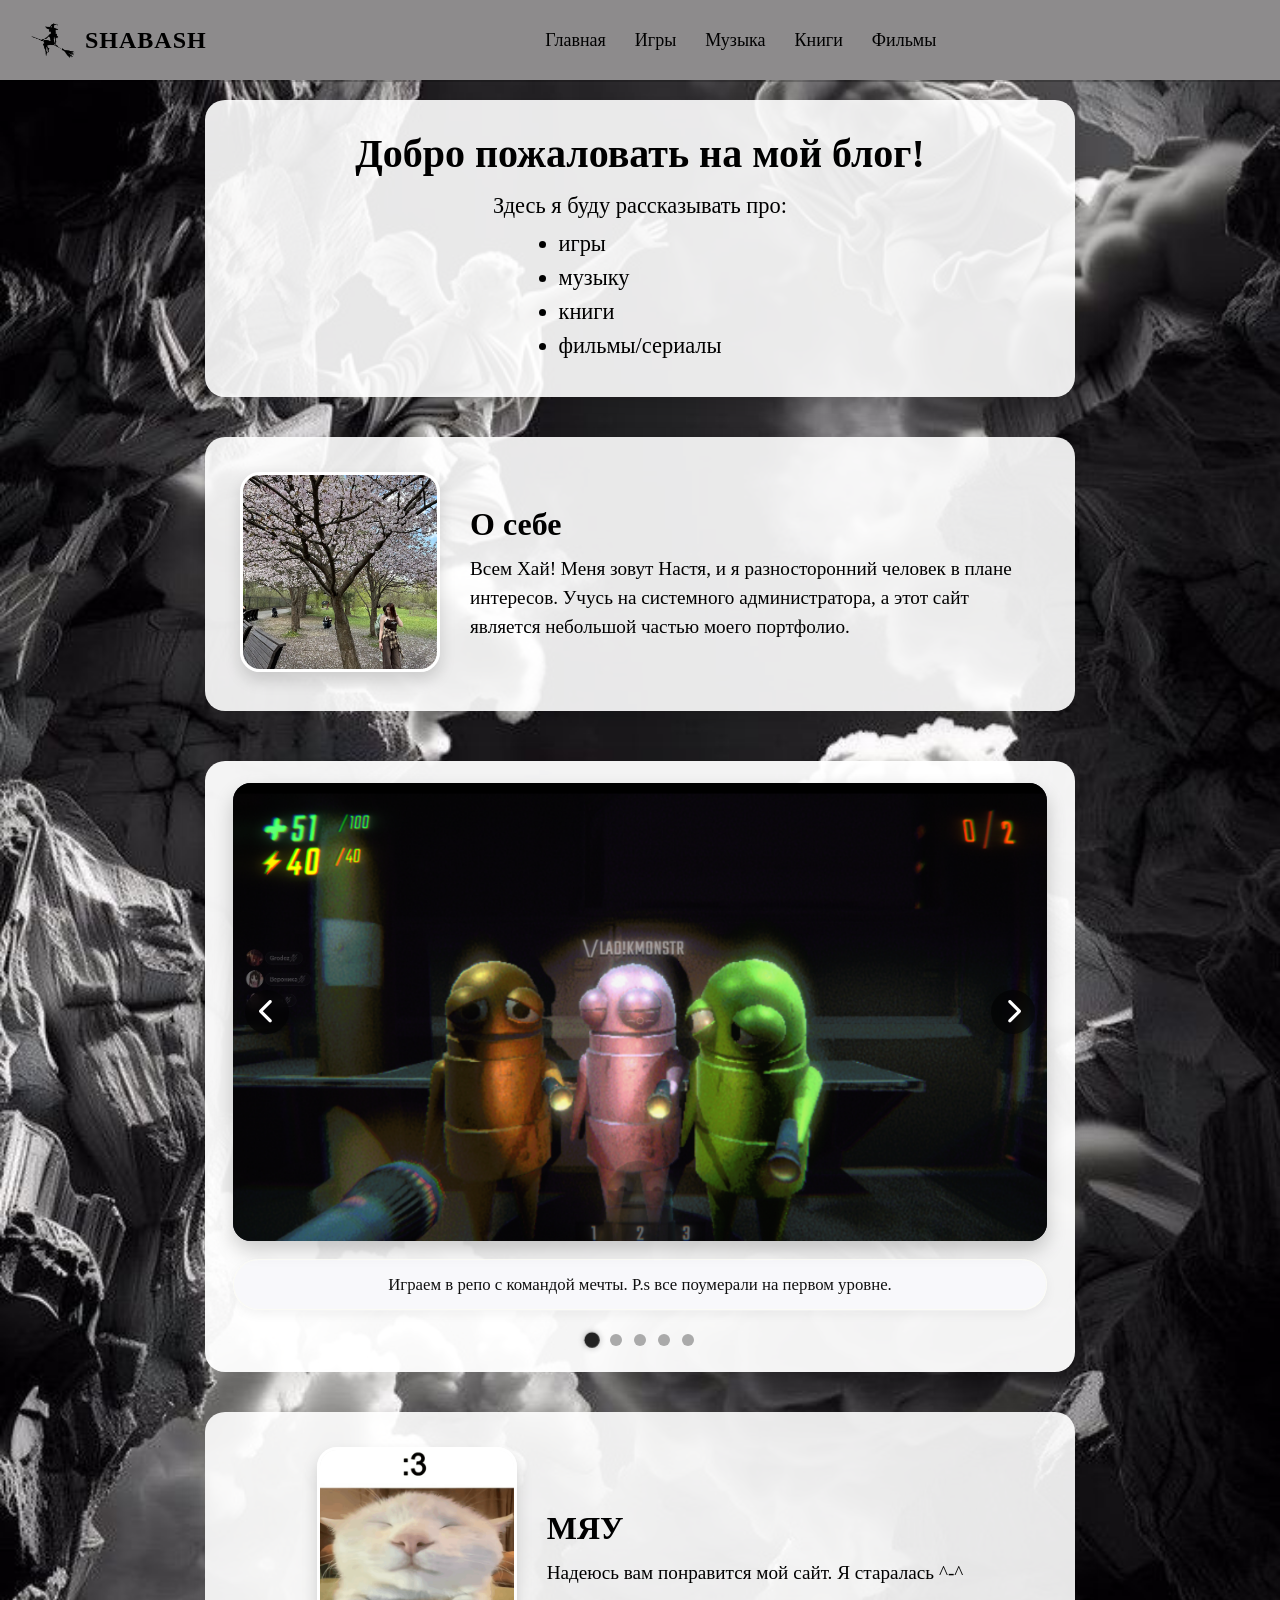
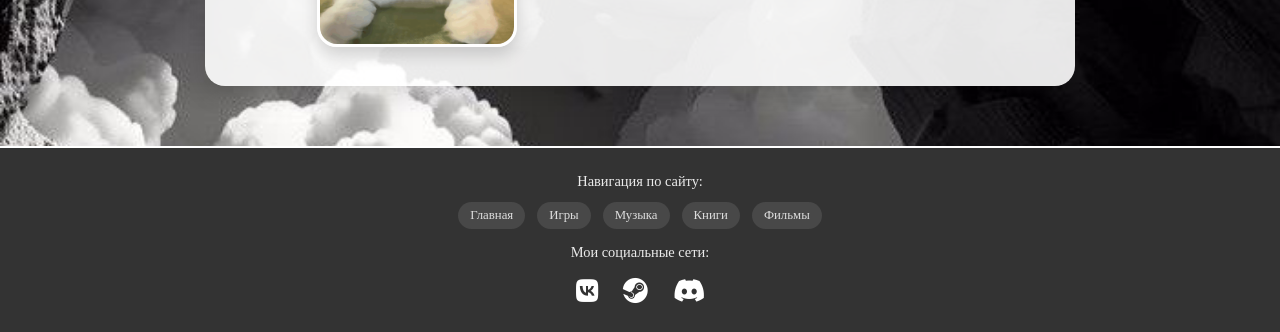
<file: index.html>
<!DOCTYPE html>
<html lang="ru">
<head>
    <meta charset="UTF-8">
    <meta name="viewport" content="width=device-width, initial-scale=1.0, maximum-scale=1.0, user-scalable=yes, viewport-fit=cover">
    <title>Мой игровой блог | SHABASH</title>
    <link rel="stylesheet" href="https://cdnjs.cloudflare.com/ajax/libs/font-awesome/6.4.0/css/all.min.css">
    <style>
         * {
            margin: 0;
            padding: 0;
            box-sizing: border-box;
        }  

         body {
            margin: 0;
            background-image: url('angel.jpg');
            background-size: cover;
            background-position: center;
            background-repeat: no-repeat;
            background-attachment: fixed;
            padding-top: 80px;
            min-height: 100vh;
        }

        header {
            position: fixed;
            top: 0;
            left: 0;
            width: 100%;
            background: #8d8b8c;
            color: black;
            padding: 40px 30px;
            height: 55px;
            display: flex;
            align-items: center;
            justify-content: space-between;
            box-shadow: 0 2px rgba(0,0,0,0.2);
            z-index: 1000;
        }

        .logo {
            display: flex;
            align-items: center;
            gap: 10px;
            font-size: 1.5rem;
            font-weight: bold;
        }

       .logo-block {
            display: flex;
            align-items: center;
            gap: 10px;
            cursor: pointer;
            transition: opacity 0.2s ease, transform 0.2s ease;
            text-decoration: none;
        }
        
        .logo-block:hover {
            opacity: 0.85;
            transform: scale(1.02);
        }

        .logo-block img {
            height: 45px;
            width: auto;
        }
        
        .logo-block span {
            font-size: 24px;
            font-weight: bold;
            letter-spacing: 1px;
            color: black;
        }

        nav a {
            color: black;
            text-decoration: none;
            margin-left: 25px;
            font-size: 18px;
            transition: color 0.3s;
            padding: 5px 0;
            border-bottom: 2px solid transparent;
        }

        nav a:hover {
            color: #cfcfcf;
            border-bottom-color: #cfcfcf; 
        }

       
        .main-content {
            padding: 0 16px;
        }

        .intro-section {
            background: rgba(255, 255, 255, 0.9);
            padding: 30px 20px;
            max-width: 870px;
            width: 100%;
            margin: 20px auto;
            border-radius: 20px;
            text-align: center;
            box-shadow: 0 8px 25px rgba(0, 0, 0, 0.15);
        }

        .intro h1 {
            font-size: 1.8rem;
            margin-bottom: 16px;
            color: black;
        }

        .intro p {
            font-size: 1.2rem;
            max-width: 600px;
            margin: 0 auto;
        }

        .intro ul {
            text-align: left;
            display: inline-block;
            margin-top: 12px;
        }

        .intro li {
            margin-bottom: 8px;
            font-size: 1.1rem;
        }

        
        .about-section {
            background: rgba(255, 255, 255, 0.9);
            display: flex;
            flex-direction: column;
            align-items: center;
            gap: 20px;
            padding: 30px 28px;
            max-width: 870px;
            width: 100%;
            margin: 40px auto 0;
            opacity: 0;
            transform: translateY(40px);
            transition: opacity 0.7s ease, transform 0.7s ease;
            justify-content: center;
            border-radius: 20px;
            box-shadow: 0 8px 25px rgba(0, 0, 0, 0.15);
            text-align: center;
        }

        .about-section.visible {
            opacity: 1;
            transform: translateY(0);
        }

        .about-image {
            flex-shrink: 0;
        }

        .about-image img {
            width: 140px;
            height: 140px;
            object-fit: cover;
            border-radius: 50%;
            box-shadow: 0 8px 16px rgba(0,0,0,0.15);
            border: 3px solid white;
        }

        .about-text h2 {
            font-size: 1.6rem;
            margin-bottom: 12px;
            color: #000000;
        }

        .about-text p {
            font-size: 1rem;
            margin: 0;
            color: black;
            line-height: 1.5;
        }

       
        .slider-block {
            background: rgba(255, 255, 255, 0.95);
            max-width: 870px;
            width: 100%;
            margin: 50px auto 0;
            padding: 24px 28px 28px 28px;   
            border-radius: 20px;
            box-shadow: 0 8px 25px rgba(0, 0, 0, 0.15);
            transition: all 0.3s ease;
            opacity: 0;
            transform: translateY(30px);
            animation: fadeSlideUp 0.6s ease forwards;
            animation-delay: 0.1s;
        }
        
        @keyframes fadeSlideUp {
            to {
                opacity: 1;
                transform: translateY(0);
            }
        }

        .slider-inner {
            display: flex;
            flex-direction: column;
            gap: 18px;  
        }

        .slider-visual {
            position: relative;
            width: 100%;
            border-radius: 18px;
            overflow: hidden;
            box-shadow: 0 10px 20px rgba(0, 0, 0, 0.2);
            background: #1a1a2a;
        }

        
        .slides-container {
            position: relative;
            width: 100%;
            aspect-ratio: 16 / 9; 
        }

        .slide-img {
            position: absolute;
            top: 0;
            left: 0;
            width: 100%;
            height: 100%;
            object-fit: cover;
            opacity: 0;
            transition: opacity 0.55s cubic-bezier(0.2, 0.9, 0.4, 1.1);
            border-radius: 12px;
        }

        .slide-img.active {
            opacity: 1;
            z-index: 2;
        }

        
        .slider-nav-arrows {
            position: absolute;
            top: 50%;
            left: 0;
            right: 0;
            transform: translateY(-50%);
            display: flex;
            justify-content: space-between;
            z-index: 30;
            padding: 0 12px;
            pointer-events: none;
        }

        .arrow-btn {
            pointer-events: auto;
            background: rgba(0, 0, 0, 0.55);
            backdrop-filter: blur(6px);
            border: none;
            width: 44px;
            height: 44px;
            border-radius: 60px;
            display: flex;
            align-items: center;
            justify-content: center;
            cursor: pointer;
            transition: all 0.2s ease;
            color: white;
            font-size: 1.6rem;
            box-shadow: 0 2px 8px rgba(0,0,0,0.2);
        }
        
        .arrow-btn:active {
            transform: scale(0.92);
            background: rgba(0,0,0,0.8);
        }

       
        .slider-text-area {
            background: rgba(245, 245, 250, 0.7);
            padding: 16px 20px;   
            border-radius: 28px;
            text-align: center;
            font-size: 1rem;
            line-height: 1.4;
            color: #111;
            font-weight: 500;
            transition: all 0.25s ease;
            backdrop-filter: blur(2px);
            box-shadow: inset 0 0 0 1px rgba(255,255,240,0.5), 0 4px 12px rgba(0,0,0,0.05);
        }
        
        .slider-text-area p {
            margin: 0;
            font-size: 1rem;
        }

        /* Точки пагинации */
        .slider-dots-group {
            display: flex;
            justify-content: center;
            gap: 12px;
            margin-top: 6px;    
            flex-wrap: wrap;
        }

        .dot-item {
            width: 12px;
            height: 12px;
            background: #aaa;
            border-radius: 50%;
            border: none;
            padding: 0;
            cursor: pointer;
            transition: 0.2s;
        }
        
        .dot-item.active-dot {
            background: #222;
            transform: scale(1.28);
            box-shadow: 0 0 6px rgba(0,0,0,0.3);
        }

       
        @media (min-width: 769px) {
            body {
                padding-top: 80px;
            }
            
            .about-section {
                flex-direction: row;
                text-align: left;
                gap: 30px;
                padding: 35px 35px;
            }
            
            .about-image img {
                width: 200px;
                height: 200px;
                border-radius: 20px;
            }
            
            .intro h1 {
                font-size: 2.5rem;
            }
            
            .intro p, .intro li {
                font-size: 1.4rem;
            }
            
            .about-text p {
                font-size: 1.2rem;
            }
            
            .about-text h2 {
                font-size: 2rem;
            }
            
            .slider-text-area p {
                font-size: 1.05rem;
            }
            
            .slider-block {
                padding: 22px 28px 26px 28px;  
            }
            
            .slider-text-area {
                padding: 14px 22px;
            }
        }
        
        @media (max-width: 768px) {
            .slider-block {
                margin: 40px auto 0;
                padding: 18px 18px 22px;
            }
            .slider-text-area {
                padding: 14px 16px;
            }
            .slider-text-area p {
                font-size: 0.9rem;
            }
            .arrow-btn {
                width: 36px;
                height: 36px;
                font-size: 1.2rem;
            }
            .slides-container {
                aspect-ratio: 16 / 9;
            }
        }
        
        @media (max-width: 480px) {
            body {
                padding-top: 75px;
            }
            
            header {
                padding: 40px 15px;
                height: 55px;
            }
            
            .logo-block img {
                height: 35px;
            }
            
            .logo-block span {
                font-size: 18px;
            }
            
            nav a {
                margin-left: 15px;
                font-size: 14px;
            }
            
            .intro-section {
                padding: 20px 16px;
                margin: 12px auto;
            }
            
            .intro h1 {
                font-size: 1.5rem;
            }
            
            .intro p {
                font-size: 1rem;
            }
            
            .intro li {
                font-size: 0.95rem;
            }
            
            .about-section {
                padding: 24px 18px;
                margin: 30px auto 0;
            }
            
            .about-image img {
                width: 110px;
                height: 110px;
            }
            
            .about-text h2 {
                font-size: 1.4rem;
            }
            
            .about-text p {
                font-size: 0.9rem;
            }
            
            .slider-text-area p {
                font-size: 0.82rem;
            }
            
            .slider-block {
                padding: 16px 14px 20px;
            }
            
            .slider-text-area {
                padding: 12px 14px;
            }
            
            .slider-dots-group {
                gap: 10px;
                margin-top: 4px;
            }
        }

        footer.bottom-footer {
            background-color: rgb(51, 51, 51);
            color: white;
            text-align: center;
            padding: 25px 20px;
            border-top: 2px solid #ffffff;
            margin-top: 60px;
            opacity: 0;
            transform: translateY(30px);
            transition: opacity 0.8s ease, transform 0.8s ease;
        }

        footer.bottom-footer.visible {
            opacity: 1;
            transform: translateY(0);
        }

        .footer-text {
            font-size: 0.9rem;
            margin-bottom: 12px;
            opacity: 0.9;
            color: white;
        }

        .footer-links {
            display: flex;
            justify-content: center;
            gap: 12px;
            flex-wrap: wrap;
            margin: 12px 0;
        }

        .footer-links a {
            color: #ddd;
            text-decoration: none;
            font-size: 0.8rem;
            transition: color 0.3s, transform 0.2s;
            padding: 6px 12px;
            border-radius: 25px;
            background: rgba(255,255,255,0.1);
        }

        .footer-links a:active {
            background: #2575fc;
            color: white;
            transform: scale(0.96);
        }

        .social-icons {
            display: flex;
            justify-content: center;
            gap: 25px;
            margin-top: 16px;
        }

        .social-icons a {
            color: white;
            font-size: 1.6rem;
            text-decoration: none;
            transition: color 0.3s, transform 0.2s;
        }

        .social-icons a:active {
            color: #2575fc;
            transform: scale(1.1);
        }
        
        a, button {
            -webkit-tap-highlight-color: transparent;
        }
    </style>
</head>
<body>
   
    <header>
        <a href="index.html" class="logo-block" id="mainLogoLink">
            <img src="witch.png" alt="Логотип">
            <span>SHABASH</span>
        </a>
        <nav>
            <a href="index.html">Главная</a>
            <a href="play.html">Игры</a>
            <a href="video.html">Музыка</a>
            <a href="character.html">Книги</a>
            <a href="film.html">Фильмы</a>
        </nav>
        <h2 style="margin:0;"></h2>
    </header>
    
    <div class="main-content">
        <section class="intro-section">
            <div class="intro">
                <h1>Добро пожаловать на мой блог!</h1>
                <p>Здесь я буду рассказывать про:</p>
                <ul>
                    <li> игры</li>
                    <li> музыку</li>
                    <li> книги</li>
                    <li> фильмы/сериалы</li>
                </ul>
            </div>
        </section>

        <section class="about-section">
            <div class="about-image">
                <img src="i .webp" alt="Фотография автора блога">
            </div>
            <div class="about-text">
                <h2>О себе</h2>
                <p>Всем Хай! Меня зовут Настя, и я разносторонний человек в плане интересов. Учусь на системного администратора, а этот сайт является небольшой частью моего портфолио.</p>
            </div>
        </section>
 
        <div class="slider-block" id="customSlider">
            <div class="slider-inner">
                <div class="slider-visual">
                    <div class="slides-container" id="slidesWrapper">
                        <img class="slide-img" src="команда мечты.png" alt="Репо">
                        <img class="slide-img" src="костя шалит.png" alt="Майнкрафт">
                        <img class="slide-img" src="пикми прицеп.png" alt="ЕТС2">
                        <img class="slide-img" src="на природе.jpg" alt="РВ">
                        <img class="slide-img" src="генгшин.jpg" alt="Геншин">
                    </div>
                    <div class="slider-nav-arrows">
                        <button class="arrow-btn" id="prevSliderBtn" aria-label="Предыдущий слайд"><i class="fas fa-chevron-left"></i></button>
                        <button class="arrow-btn" id="nextSliderBtn" aria-label="Следующий слайд"><i class="fas fa-chevron-right"></i></button>
                    </div>
                </div>
                
               
                <div class="slider-text-area" id="sliderDescription">
                    <p>Мемасики</p>
                </div>
                
                
                <div class="slider-dots-group" id="sliderDotsContainer"></div>
            </div>
        </div>
        <section class="about-section">
            <div class="about-image">
                <img src="cat.gif" alt="Котик">
            </div>
            <div class="about-text">
                <h2>МЯУ</h2>
                <p>Надеюсь вам понравится мой сайт. Я старалась ^-^</p>
            </div>
        </section>

    </div>

    <footer class="bottom-footer">
        <p class="footer-text">Навигация по сайту:</p>
        <div class="footer-links">
            <a href="index.html">Главная</a>
            <a href="play.html">Игры</a>
            <a href="video.html">Музыка</a>
            <a href="character.html">Книги</a>
            <a href="film.html">Фильмы</a>
        </div>
        <p class="footer-text" style="margin-top: 15px;">Мои социальные сети:</p>
        <div class="social-icons">
            <a href="https://vk.com/priashkaa" title="ВКонтакте" target="_blank"><i class="fab fa-vk"></i></a>
            <a href="https://steamcommunity.com/profiles/76561198358664504/" title="Steam" target="_blank"><i class="fab fa-steam"></i></a>
            <a href="https://discordapp.com/users/683645461911044235" title="Discord" target="_blank"><i class="fab fa-discord"></i></a>
        </div>
    </footer>

    <script>
    
        const aboutSections = document.querySelectorAll('.about-section');
        const observer = new IntersectionObserver((entries) => {
            entries.forEach(entry => {
                if (entry.isIntersecting) {
                    entry.target.classList.add('visible');
                }
            });
        }, { threshold: 0.15, rootMargin: '0px 0px -30px 0px' });
        aboutSections.forEach(section => observer.observe(section));

        const footerEl = document.querySelector('.bottom-footer');
        const footerObserver = new IntersectionObserver((entries) => {
            entries.forEach(entry => {
                if (entry.isIntersecting) {
                    entry.target.classList.add('visible');
                    footerObserver.unobserve(entry.target);
                }
            });
        }, { threshold: 0.2 });
        if(footerEl) footerObserver.observe(footerEl);
        
        const checkVisibility = () => {
            aboutSections.forEach(section => {
                const rect = section.getBoundingClientRect();
                if(rect.top >= 0 && rect.bottom <= window.innerHeight) section.classList.add('visible');
            });
            if(footerEl && footerEl.getBoundingClientRect().top <= window.innerHeight) footerEl.classList.add('visible');
        };
        window.addEventListener('load', checkVisibility);
        window.addEventListener('resize', checkVisibility);
        
        const introBlock = document.querySelector('.intro-section');
        if(introBlock) {
            introBlock.style.opacity = '0';
            introBlock.style.transform = 'translateY(20px)';
            introBlock.style.transition = 'opacity 0.6s ease, transform 0.6s ease';
            setTimeout(() => {
                introBlock.style.opacity = '1';
                introBlock.style.transform = 'translateY(0)';
            }, 200);
        }
        
      
        const slides = Array.from(document.querySelectorAll('.slide-img'));
        const descBox = document.getElementById('sliderDescription');
        const dotsContainerSlider = document.getElementById('sliderDotsContainer');
        const prevBtnSlider = document.getElementById('prevSliderBtn');
        const nextBtnSlider = document.getElementById('nextSliderBtn');
        
        // Тексты под каждый слайд
        const slideTexts = [
            "Играем в репо с командой мечты. P.s все поумерали на первом уровне.",
            "Костя шалит с стержнем энда. Мы его точно не заставили.",
            "Пикми прицеп. Самый отстойный ивент.",
            "Мы с Даней на природе отдыхаем и топим машину прямиком в болото с крокодилами.",
            "Две Арлекино, в которые вложили всё,но они до сих пор мало наносят :(."
        ];
        
        let currentSlideIndex = 0;
        let autoInterval = null;
        const AUTO_DELAY = 3500; 
        
        function updateSlideAndText(index) {
            if(index < 0) index = slides.length - 1;
            if(index >= slides.length) index = 0;
            currentSlideIndex = index;
            
            
            slides.forEach((img, idx) => {
                if(idx === currentSlideIndex) {
                    img.classList.add('active');
                } else {
                    img.classList.remove('active');
                }
            });
            
           
            if(descBox) {
                descBox.style.opacity = '0.5';
                setTimeout(() => {
                    if(descBox) {
                        descBox.innerHTML = `<p>${slideTexts[currentSlideIndex]}</p>`;
                        descBox.style.opacity = '1';
                    }
                }, 130);
            }
            
           
            const allDots = document.querySelectorAll('.dot-item');
            allDots.forEach((dot, i) => {
                if(i === currentSlideIndex) dot.classList.add('active-dot');
                else dot.classList.remove('active-dot');
            });
        }
        
        function createDotsAndControls() {
            if(!dotsContainerSlider) return;
            dotsContainerSlider.innerHTML = '';
            for(let i = 0; i < slides.length; i++) {
                const dot = document.createElement('button');
                dot.classList.add('dot-item');
                if(i === currentSlideIndex) dot.classList.add('active-dot');
                dot.setAttribute('data-slide-idx', i);
                dot.addEventListener('click', (e) => {
                    e.stopPropagation();
                    const idx = parseInt(dot.getAttribute('data-slide-idx'));
                    if(!isNaN(idx)) {
                        resetAutoPlay();
                        updateSlideAndText(idx);
                        startAutoPlay();
                    }
                });
                dotsContainerSlider.appendChild(dot);
            }
        }
        
        function nextSlideHandler() {
            resetAutoPlay();
            updateSlideAndText(currentSlideIndex + 1);
            startAutoPlay();
        }
        
        function prevSlideHandler() {
            resetAutoPlay();
            updateSlideAndText(currentSlideIndex - 1);
            startAutoPlay();
        }
        
        function startAutoPlay() {
            if(autoInterval) clearInterval(autoInterval);
            autoInterval = setInterval(() => {
                updateSlideAndText(currentSlideIndex + 1);
            }, AUTO_DELAY);
        }
        
        function resetAutoPlay() {
            if(autoInterval) {
                clearInterval(autoInterval);
                autoInterval = null;
            }
        }
        
        function initSlider() {
            if(slides.length === 0) return;
            slides.forEach((slide, idx) => {
                if(idx === 0) slide.classList.add('active');
                else slide.classList.remove('active');
            });
            currentSlideIndex = 0;
            if(descBox) descBox.innerHTML = `<p>${slideTexts[0]}</p>`;
            createDotsAndControls();
            
            if(prevBtnSlider) prevBtnSlider.addEventListener('click', (e) => {
                e.preventDefault();
                prevSlideHandler();
            });
            if(nextBtnSlider) nextBtnSlider.addEventListener('click', (e) => {
                e.preventDefault();
                nextSlideHandler();
            });
            
            startAutoPlay();
            
        
            const sliderVisual = document.querySelector('.slider-visual');
            if(sliderVisual) {
                sliderVisual.addEventListener('mouseenter', () => {
                    if(autoInterval) clearInterval(autoInterval);
                    autoInterval = null;
                });
                sliderVisual.addEventListener('mouseleave', () => {
                    if(!autoInterval) startAutoPlay();
                });
            }
            
            
            const sliderBlockTouch = document.getElementById('customSlider');
            if(sliderBlockTouch) {
                sliderBlockTouch.addEventListener('touchstart', () => {
                    if(autoInterval) clearInterval(autoInterval);
                    autoInterval = null;
                });
                sliderBlockTouch.addEventListener('touchend', () => {
                    if(!autoInterval) startAutoPlay();
                });
            }
        }
        
        if(document.readyState === 'loading') {
            document.addEventListener('DOMContentLoaded', initSlider);
        } else {
            initSlider();
        }
        
        
        const logo = document.getElementById('mainLogoLink');
        if(logo) {
            logo.addEventListener('click', (e) => {
                logo.style.transform = 'scale(0.97)';
                setTimeout(() => { if(logo) logo.style.transform = ''; }, 150);
            });
        }
    </script>
</body>
</html>
</file>
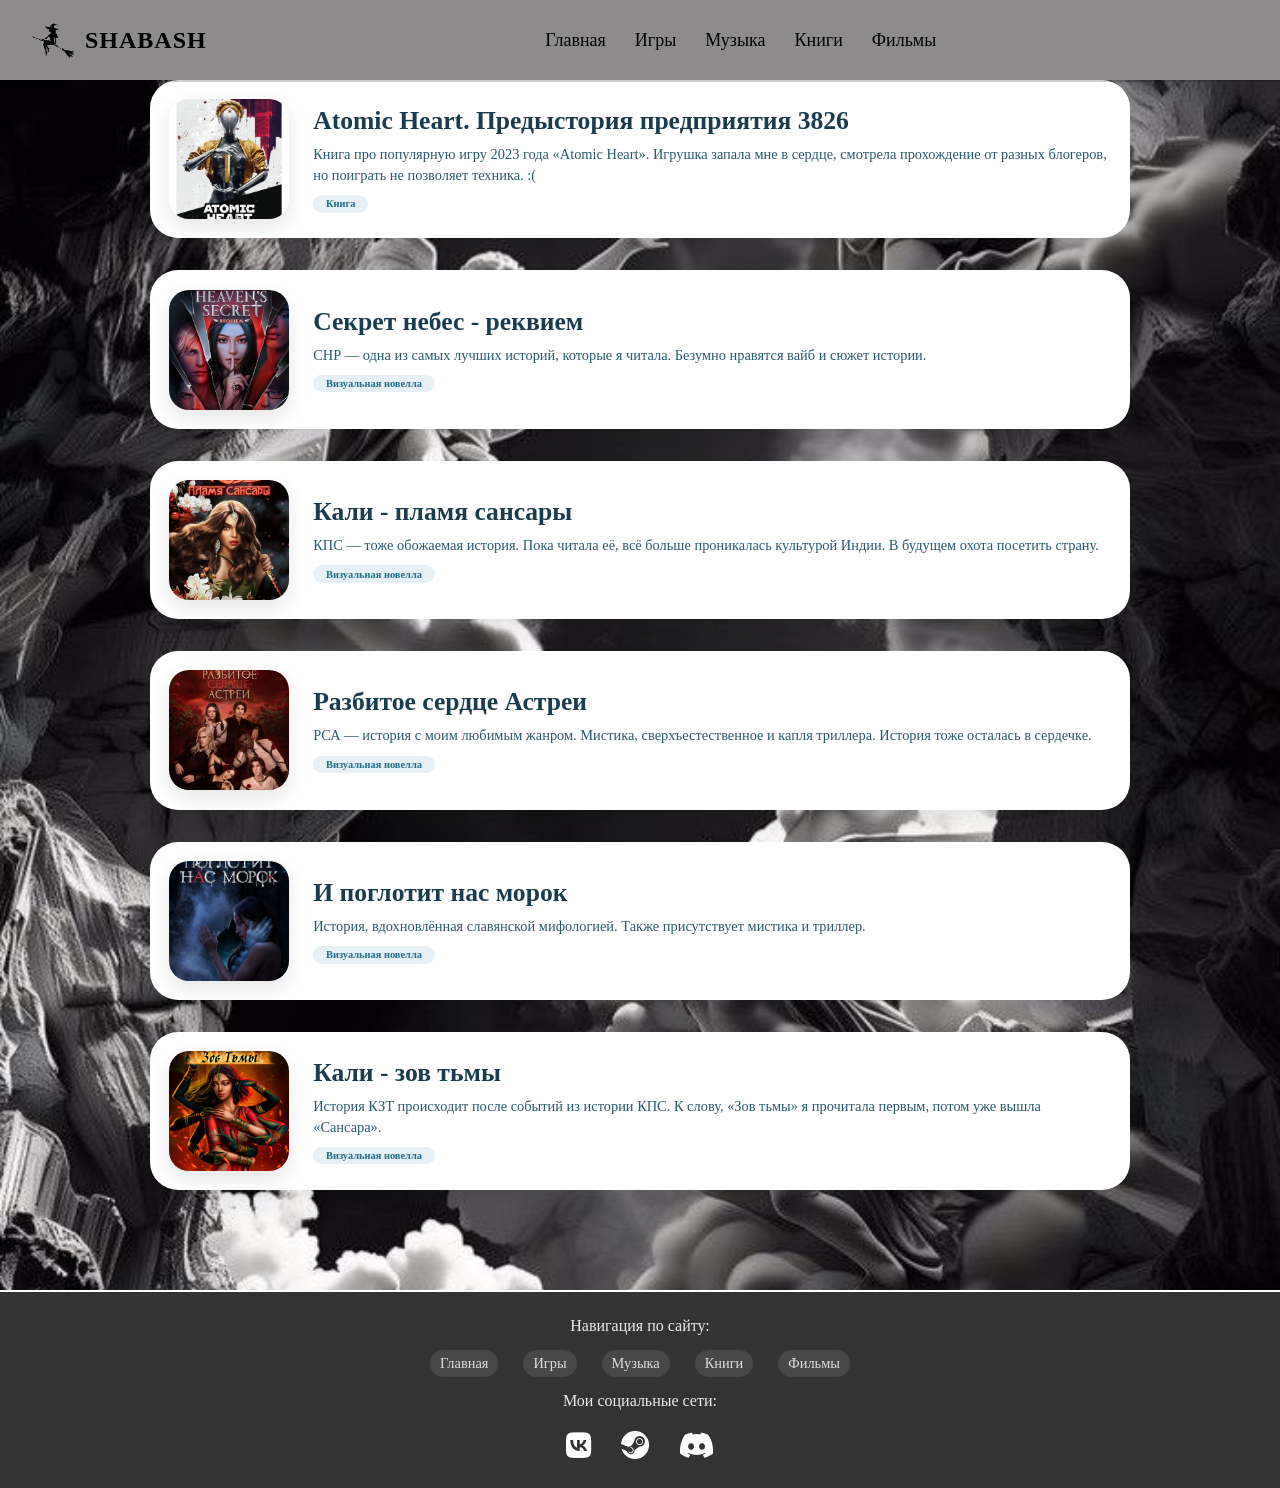
<file: character.html>
<!DOCTYPE html>
<html lang="ru">
<head>
    <meta charset="UTF-8">
    <meta name="viewport" content="width=device-width, initial-scale=1.0, maximum-scale=1.0, user-scalable=yes, viewport-fit=cover">
    <title>Книги и новеллы | SHABASH</title>
    <link rel="stylesheet" href="https://cdnjs.cloudflare.com/ajax/libs/font-awesome/6.4.0/css/all.min.css">
    <style>
        * {
            margin: 0;
            padding: 0;
            box-sizing: border-box;
        }

        body {
            margin: 0;
            background-image: url('angel.jpg');
            background-size: cover;
            background-position: center;
            background-repeat: no-repeat;
            background-attachment: fixed;
            padding-top: 80px;
            min-height: 100vh;
        }

        body.modal-open {
            overflow: hidden;
            position: fixed;
            width: 100%;
            height: 100%;
        }
       
        header {
            position: fixed;
            top: 0;
            left: 0;
            width: 100%;
            background: #8d8b8c;
            color: black;
            padding: 40px 30px;
            height: 55px;
            display: flex;
            align-items: center;
            justify-content: space-between;
            box-shadow: 0 2px rgba(0,0,0,0.2);
            z-index: 1000;
        }

        .logo-block {
            display: flex;
            align-items: center;
            gap: 10px;
            cursor: pointer;
            transition: opacity 0.2s ease, transform 0.2s ease;
            text-decoration: none;
        }
        
        .logo-block:hover {
            opacity: 0.85;
            transform: scale(1.02);
        }

        .logo-block img {
            height: 45px;
            width: auto;
        }

        .logo-block span {
            font-size: 24px;
            font-weight: bold;
            letter-spacing: 1px;
            color: black;
        }

        nav a {
            color: black;
            text-decoration: none;
            margin-left: 25px;
            font-size: 18px;
            transition: color 0.3s;
            padding: 5px 0;
            border-bottom: 2px solid transparent;
        }

        nav a:hover {
            color: #cfcfcf;
            border-bottom-color: #cfcfcf; 
        }
        
        .container {
            max-width: 1100px;
            margin: 0 auto;
            display: flex;
            flex-direction: column;
            align-items: center;
            gap: 2rem;
        }

        
        .card {
            width: 100%;
            max-width: 980px;
            background: white;
            border-radius: 28px;
            box-shadow: 0 20px 35px -10px rgba(0, 0, 0, 0.1);
            cursor: pointer;
            overflow: hidden;
            transition: transform 0.25s ease, box-shadow 0.3s ease;
            opacity: 0;
            transform: translateY(30px);
            animation: slideUp 0.55s cubic-bezier(0.2, 0.9, 0.4, 1.1) forwards;
        }

        .card:nth-child(1) { animation-delay: 0.05s; }
        .card:nth-child(2) { animation-delay: 0.12s; }
        .card:nth-child(3) { animation-delay: 0.19s; }
        .card:nth-child(4) { animation-delay: 0.26s; }
        .card:nth-child(5) { animation-delay: 0.33s; }
        .card:nth-child(6) { animation-delay: 0.40s; }

        @keyframes slideUp {
            to {
                opacity: 1;
                transform: translateY(0);
            }
        }

        .card:hover {
            transform: translateY(-6px);
            box-shadow: 0 30px 45px -12px rgba(0, 0, 0, 0.2);
        }

        
        .card-flex {
            display: flex;
            flex-direction: row;
            align-items: center;
            gap: 1.5rem;
            padding: 1.2rem;
        }

        .card-img {
            width: 120px;
            height: 120px;
            flex-shrink: 0;
            background-size: cover;
            background-position: center;
            border-radius: 20px;
            box-shadow: 0 8px 20px rgba(0, 0, 0, 0.1);
        }

        .card-text {
            flex: 1;
            display: flex;
            flex-direction: column;
            justify-content: center;
            background: white;
        }

        .card-text h3 {
            font-size: 1.6rem;
            font-weight: 700;
            margin-bottom: 0.5rem;
            color: #1a3c4c;
        }

        .card-text p {
            font-size: 0.9rem;
            line-height: 1.45;
            color: #2c5a6e;
            margin-bottom: 0.6rem;
        }

        .badge {
            background: #e6f0f5;
            padding: 0.2rem 0.8rem;
            border-radius: 30px;
            font-size: 0.65rem;
            font-weight: 600;
            color: #1f6e8a;
            width: fit-content;
        }

      
        @media (max-width: 600px) {
            .card-flex {
                flex-direction: column;
                text-align: center;
            }
            .card-img {
                width: 100px;
                height: 100px;
                margin: 0 auto;
            }
            .badge {
                margin: 0 auto;
            }
        }

        
        .modal-overlay {
            display: none;
            position: fixed;
            top: 0;
            left: 0;
            width: 100%;
            height: 100%;
            background: rgba(0, 0, 0, 0.85);
            backdrop-filter: blur(6px);
            z-index: 10000;
            justify-content: center;
            align-items: center;
        }

        .modal-overlay.active {
            display: flex;
        }

        .modal-box {
            background: white;
            max-width: 1100px;
            width: 92%;
            max-height: 90vh;
            border-radius: 28px;
            overflow: hidden;
            position: relative;
            animation: modalAppear 0.3s ease;
            display: flex;
            flex-direction: column;
        }

        @keyframes modalAppear {
            from {
                transform: scale(0.95);
                opacity: 0;
            }
            to {
                transform: scale(1);
                opacity: 1;
            }
        }

        
        .modal-row {
            display: flex;
            flex-direction: row;
            align-items: stretch;
            overflow-y: auto;
            max-height: calc(90vh - 20px);
            scrollbar-width: thin;
            -webkit-overflow-scrolling: touch; 
        }

       
        .modal-row::-webkit-scrollbar {
            width: 6px;
        }

        .modal-row::-webkit-scrollbar-track {
            background: #f1f1f1;
            border-radius: 10px;
        }

        .modal-row::-webkit-scrollbar-thumb {
            background: #888;
            border-radius: 10px;
        }

        .modal-picture {
            flex: 1.2;
            background-size: cover;
            background-position: center;
            min-height: 380px;
            background-color: #cbdae6;
        }

        .modal-info {
            flex: 1;
            padding: 2rem;
            background: white;
            display: flex;
            flex-direction: column;
            overflow-y: visible;
        }

        .modal-info h2 {
            font-size: 1.9rem;
            font-weight: 800;
            margin-bottom: 0.8rem;
            color: #0f4f3e;
        }

        .modal-info p {
            font-size: 1rem;
            line-height: 1.55;
            color: #255c72;
            margin-bottom: 1.5rem;
        }

       
        .thumbs-box {
            display: flex;
            gap: 1.2rem;
            flex-wrap: wrap;
            margin: 0.5rem 0 1.5rem 0;
        }

        .thumb-item {
            display: flex;
            flex-direction: column;
            align-items: center;
            gap: 0.5rem;
            width: 90px;
        }

        .mini-img {
            width: 85px;
            height: 85px;
            border-radius: 16px;
            background-size: cover;
            background-position: center;
            border: 2px solid #eef2f8;
            box-shadow: 0 2px 8px rgba(0,0,0,0.1);
        }

        .thumb-caption {
            font-size: 0.7rem;
            color: #4a6f85;
            text-align: center;
            font-weight: 500;
            max-width: 85px;
            word-break: break-word;
        }

        .close-modal-btn {
            background: #1f6e8c;
            border: none;
            color: white;
            font-weight: 600;
            padding: 0.7rem 2rem;
            border-radius: 40px;
            cursor: pointer;
            width: fit-content;
            font-size: 0.9rem;
            transition: 0.2s;
            margin-top: 0.5rem;
        }

        .close-modal-btn:hover {
            background: #0c4f68;
            transform: scale(0.97);
        }

        .modal-close-x {
            position: absolute;
            top: 16px;
            right: 20px;
            width: 42px;
            height: 42px;
            background: rgba(0, 0, 0, 0.5);
            border-radius: 50%;
            display: flex;
            align-items: center;
            justify-content: center;
            font-size: 1.8rem;
            color: white;
            cursor: pointer;
            transition: 0.2s;
            backdrop-filter: blur(4px);
            z-index: 10001;
            font-family: monospace;
        }

        .modal-close-x:hover {
            background: #c0392b;
            transform: rotate(90deg);
        }

      
        @media (max-width: 750px) {
            .modal-row {
                flex-direction: column;
                max-height: calc(90vh - 30px);
                overflow-y: auto;
            }
            .modal-picture {
                min-height: 240px;
                flex: none;
                width: 100%;
            }
            .thumb-item {
                width: 75px;
            }
            .mini-img {
                width: 70px;
                height: 70px;
            }
            .thumb-caption {
                font-size: 0.65rem;
            }
            .modal-info h2 {
                font-size: 1.5rem;
            }
            .modal-info {
                padding: 1.5rem;
            }
        }


        @media (max-width: 480px) {
            .modal-info {
                padding: 1.2rem;
            }
            .thumbs-box {
                gap: 0.8rem;
            }
        }

       
        footer.bottom-footer {
            background-color: rgb(51, 51, 51);
            color: white;
            text-align: center;
            padding: 25px 20px;
            border-top: 2px solid #ffffff;
            margin-top: 100px;
            opacity: 0;
            transform: translateY(30px);
            transition: opacity 0.8s ease, transform 0.8s ease;
        }

        footer.bottom-footer.visible {
            opacity: 1;
            transform: translateY(0);
        }

        .footer-text {
            font-size: 1rem;
            margin-bottom: 15px;
            opacity: 0.9;
            color: white;
        }

        .footer-links {
            display: flex;
            justify-content: center;
            gap: 25px;
            flex-wrap: wrap;
            margin: 15px 0;
        }

        .footer-links a {
            color: #ddd;
            text-decoration: none;
            font-size: 0.9rem;
            transition: color 0.3s, transform 0.2s;
            padding: 5px 10px;
            border-radius: 20px;
            background: rgba(255,255,255,0.1);
        }

        .footer-links a:hover {
            color: white;
            background: #2575fc;
            transform: translateY(-2px);
        }

        .social-icons {
            display: flex;
            justify-content: center;
            gap: 30px;
            margin-top: 20px;
        }

        .social-icons a {
            color: white;
            font-size: 1.8rem;
            text-decoration: none;
            transition: color 0.3s, transform 0.3s;
        }

        .social-icons a:hover {
            color: #2575fc;
            transform: scale(1.2);
        }

       
        @media (max-width: 768px) {
         
            body {
                padding-top: 70px;
            }
            header {
                padding: 40px 15px;
                height: auto;
                min-height: 55px;
                flex-wrap: wrap;
            }
            .logo-block span {
                font-size: 18px;
            }
            .logo-block img {
                height: 35px;
            }
            nav a {
                margin-left: 15px;
                font-size: 14px;
            }
            
            .social-icons {
                gap: 25px;
            }
            .social-icons a {
                font-size: 1.4rem;
            }
            .footer-text {
                font-size: 0.9rem;
            }
            .footer-links {
                gap: 15px;
            }
            .footer-links a {
                font-size: 0.75rem;
                padding: 3px 8px;
            }
        }
        
        
        @media (max-width: 480px) {
            body {
                padding-top: 65px;
            }
            header {
                padding: 30px 12px;
            }
            .logo-block span {
                font-size: 16px;
            }
            .logo-block img {
                height: 30px;
            }
            nav a {
                margin-left: 10px;
                font-size: 12px;
            }
            .card-text h3 {
                font-size: 1.3rem;
            }
            .card-text p {
                font-size: 0.8rem;
            }
        }
    </style>
</head>
<body>
    
    <header>
        <a href="index.html" class="logo-block" id="mainLogoLink">
            <img src="witch.png" alt="Логотип">
            <span>SHABASH</span>
        </a>
        <nav>
            <a href="index.html">Главная</a>
            <a href="play.html">Игры</a>
            <a href="video.html">Музыка</a>
            <a href="character.html">Книги</a>
            <a href="film.html">Фильмы</a>
        </nav>
        <h2 style="margin:0;"></h2>
    </header>

    <div class="container">
        
        <div class="card" data-id="1">
            <div class="card-flex">
                <div class="card-img" style="background-image: url('atomic.png')"></div>
                <div class="card-text">
                    <h3>Atomic Heart. Предыстория предприятия 3826</h3>
                    <p>Книга про популярную игру 2023 года «Atomic Heart». Игрушка запала мне в сердце, смотрела прохождение от разных блогеров, но поиграть не позволяет техника. :( </p>
                    <span class="badge">Книга</span>
                </div>
            </div>
        </div>
        <div class="card" data-id="2">
            <div class="card-flex">
                <div class="card-img" style="background-image: url('snr.jpg');"></div>
                <div class="card-text">
                    <h3>Секрет небес - реквием</h3>
                    <p>СНР — одна из самых лучших историй, которые я читала. Безумно нравятся вайб и сюжет истории.</p>
                    <span class="badge">Визуальная новелла</span>
                </div>
            </div>
        </div>
        <div class="card" data-id="3">
            <div class="card-flex">
                <div class="card-img" style="background-image: url('kps.png');"></div>
                <div class="card-text">
                    <h3>Кали - пламя сансары</h3>
                    <p>КПС — тоже обожаемая история. Пока читала её, всё больше проникалась культурой Индии. В будущем охота посетить страну.</p>
                    <span class="badge">Визуальная новелла</span>
                </div>
            </div>
        </div>
        <div class="card" data-id="4">
            <div class="card-flex">
                <div class="card-img" style="background-image: url('rsa.jpg');"></div>
                <div class="card-text">
                    <h3>Разбитое сердце Астреи</h3>
                    <p>РСА — история с моим любимым жанром. Мистика, сверхъестественное и капля триллера. История тоже осталась в сердечке.</p>
                    <span class="badge">Визуальная новелла</span>
                </div>
            </div>
        </div>
        <div class="card" data-id="5">
            <div class="card-flex">
                <div class="card-img" style="background-image: url('ipnm.jpg');"></div>
                <div class="card-text">
                    <h3>И поглотит нас морок</h3>
                    <p>История, вдохновлённая славянской мифологией. Также присутствует мистика и триллер.</p>
                    <span class="badge">Визуальная новелла</span>
                </div>
            </div>
        </div>
        <div class="card" data-id="6">
            <div class="card-flex">
                <div class="card-img" style="background-image: url('kzt.png');"></div>
                <div class="card-text">
                    <h3>Кали - зов тьмы</h3>
                    <p>История КЗТ происходит после событий из истории КПС. К слову, «Зов тьмы» я прочитала первым, потом уже вышла «Сансара».</p>
                    <span class="badge">Визуальная новелла</span>
                </div>
            </div>
        </div>
    </div>

    
    <div id="modalRoot" class="modal-overlay">
        <div class="modal-box">
            <div class="modal-close-x" id="modalCloseX">✕</div>
            <div class="modal-row" id="modalScrollContainer">
                <div id="modalLargeImg" class="modal-picture"></div>
                <div class="modal-info">
                    <h2 id="modalMainTitle">Заголовок</h2>
                    <p id="modalMainDesc">Расширенное описание будет здесь...</p>
                    <div id="modalThumbsList" class="thumbs-box"></div>
                    <button id="modalCloseBtn" class="close-modal-btn">Закрыть</button>
                </div>
            </div>
        </div>
    </div>

    
    <footer class="bottom-footer">
        <p class="footer-text">Навигация по сайту:</p>
        <div class="footer-links">
            <a href="index.html">Главная</a>
            <a href="play.html">Игры</a>
            <a href="video.html">Музыка</a>
            <a href="character.html">Книги</a>
            <a href="film.html">Фильмы</a>
        </div>
        <p class="footer-text" style="margin-top: 15px;">Мои социальные сети:</p>
        <div class="social-icons">
            <a href="https://vk.com/priashkaa" title="ВКонтакте" target="_blank"><i class="fab fa-vk"></i></a>
            <a href="https://steamcommunity.com/profiles/76561198358664504/" title="Steam" target="_blank"><i class="fab fa-steam"></i></a>
            <a href="https://discordapp.com/users/683645461911044235" title="Discord" target="_blank"><i class="fab fa-discord"></i></a>
        </div>
    </footer>

    <script>
        // Функция для блокировки/разблокировки прокрутки body
        function lockBodyScroll() {
            const scrollY = window.scrollY;
            document.body.style.position = 'fixed';
            document.body.style.top = `-${scrollY}px`;
            document.body.style.width = '100%';
            document.body.classList.add('modal-open');
            document.body.dataset.scrollY = scrollY;
        }

        function unlockBodyScroll() {
            const scrollY = document.body.dataset.scrollY;
            document.body.style.position = '';
            document.body.style.top = '';
            document.body.style.width = '';
            document.body.classList.remove('modal-open');
            if (scrollY) {
                window.scrollTo(0, parseInt(scrollY));
                delete document.body.dataset.scrollY;
            }
        }
     
        function adjustBodyPadding() {
            const headerEl = document.querySelector('header');
            if (headerEl) {
                const headerHeight = headerEl.offsetHeight;
                document.body.style.paddingTop = headerHeight + 'px';
            }
        }
        
        const blocksContent = {
            1: {
                title: "Atomic Heart. Предыстория предприятия 3826",
                description: "Книгу я так и не дочитала,но постараюсь рассказать то,что прочитала. Книга рассказывает, как учёный Дмитрий Сеченов в 1936 году изобрёл уникальный полимер, позволивший СССР создать альтернативное будущее с роботами и сетью научных комплексов «Предприятие 3826». Действие охватывает период с конца 1930-х, включая альтернативную Вторую мировую войну. Рассказывается предыстория Сеченова, молодого майора Нечаева (П-3) и других ключевых персонажей. Повествование заканчивается за несколько часов до начала игры, объясняя, почему роботы вышли из-под контроля. ",
                mainImage: "Atomic Heart.jpg",
                thumbImages: [
                    { url: "Сергей Нечаев.jpg", caption: "Протагонист. Сергей Нечаев" },
                    { url: "харитончик.jpg", caption: "Антагонист. Захаров Х.Р.(перчатка)" },
                    { url: "bonk.jpg", caption: "Концовка игры core:" }
                ]
            },
            2: {
                title: "Секрет небес - реквием",
                description: "Действие новеллы «Секрет Небес — Реквием» происходит после событий «Секрета Небес 2», когда мир людей погрузился в хаос из-за пришествия Всадников Апокалипсиса . Главная героиня Лэйн — криптограф, работавшая на секретной военной базе «Сибирь» над расшифровкой древней Книги Апокалипсиса . Три года назад база рухнула под землю, на её месте открылся разлом, откуда хлынули демонические отродья и заражённые, уничтожающие всё живое . Лэйн приходит в себя у этого разлома, не помня, что с ней произошло, и её находит элитный военный отряд, отправленный на разведку . В составе этого отряда ей предстоит не только выживать в новом жестоком мире, где не осталось места чувствам, но и разгадать тайну Книги Апокалипсиса, которая может дать человечеству ответы на причины случившегося — при этом сама Лэйн ощущает с книгой загадочную связь.",
                mainImage: "Bhaal.jpg",
                thumbImages: [
                    { url: "Лэйн.jpg", caption: "Главная героиня. Лэйн" },
                    { url: "каин.jpg", caption: "Любовная линия. Каин" },
                    { url: "мемы кр.jpg", caption: "Мем с Ноа" }
                ]
            },
            3: {
                title: "Кали - пламя сансары",
                description: "Действие новеллы «Кали: Пламя Сансары» происходит в Калькутте 1895 года, во времена британского колониального правления. Главная героиня Деви, девушка из знатной семьи Шарма, вынуждена стать невестой английского лорда — своего врага — ради политического союза между влиятельными кланами Басу и Дубей. Однако вскоре она оказывается втянута не только в интриги высшего общества, но и в логово древнего зла, сталкиваясь с таинственными пророчествами, которые грозят ей скорой смертью. Деви предстоит рискнуть своей судьбой и душой в мистическом противостоянии с темными силами.",
                mainImage: "Деви.jpg",
                thumbImages: [
                    { url: "Деви _ Devi.jpg", caption: "Главная героиня. Дивия" },
                    { url: "Рам.jpg", caption: "Любовная линия. Рам" },
                    { url: "как Деви воскрешали.jpg", caption: "Мем с дюжиной" }
                ]
            },
            4: {
                title: "Разбитое сердце Астреи",
                description: "Действие новеллы «Разбитое сердце Астреи» происходит в детективном агентстве «Астрея», которое расследует мистические преступления. Главная героиня Одри — бывший психолог, лишившаяся лицензии и работы в клинике «Гудлам» после того, как её пациент внезапно проявил агрессию. В поисках нового места она устраивается оценщицей в агентство с дурной репутацией «охотников за привидениями», где сталкивается со странными коллегами и необъяснимыми явлениями. В процессе работы Одри оказывается втянута в расследование, связанное с культом Зверя, тайнами своего собственного прошлого и противостоянием с загадочным Малеком Синнером, который оказывается ключевой фигурой в сюжете. Ей предстоит разобраться, почему она так желанна для сверхъестественных сил, и сделать выбор между миром чудес и обычной жизнью без магии.",
                mainImage: "Астрея.jpg",
                thumbImages: [
                    { url: "Oдри.jpg", caption: "Главная героин. Одри" },
                    { url: "Микаэль.jpg", caption: "Любовная линия. Микаэль" },
                    { url: "давид мем.jpg", caption: "Мем с Давидом " }
                ]
            },
            5: {
                title: "И поглотит нас морок",
                description: " Действие новеллы «И поглотит нас морок» происходит в затерянной деревне, окутанной смертоносным туманом, где боги давно покинули этот мир . Главная героиня Лада привыкла к тишине и тайнам своего дома, но всё меняется, когда она чувствует, что Морок призывает её . Вскоре её сестра Верея исчезает, однако её призрак начинает преследовать Ладу, указывая путь во тьму . Деревню населяют отродья тумана — кощеи, которые хватают живых и утаскивают в чащу, а на болотах обитают русалки-мавки . Ладе предстоит столкнуться с древними ритуалами, принести жертвы и разобраться, почему она слышит зов Морока. От выбора героини зависит, станет ли она на путь Сострадания или Упрямства, выберет реальность или же погрузится в туман, чтобы раскрыть правду о проклятии, которое грозит поглотить всех .",
                mainImage: "И Поглотит Нас Морок.jpg",
                thumbImages: [
                    { url: "Лада.jpg", caption: "Главная героиня. Лада" },
                    { url: "новак.jpg", caption: "Любовная линия. Новак" },
                    { url: "мемы ипнм.jpg", caption: "Мем с Драганом и Волотом" }
                ]
            },
            6: {
                title: "Кали - зов тьмы",
                description: "Действие новеллы «Кали: Зов Тьмы» происходит в Индии, куда главная героиня Амала, молодая индианка, выросшая в Лондоне, приезжает на свадьбу своей сестры. Однако торжество оборачивается кошмаром: она становится свидетельницей жестокого ритуала убийства, после чего её начинают преследовать видения индийской богини Кали. Амала оказывается втянута в опасный мир древних проклятий, фанатиков-одержимых и божественных воплощений. Чтобы спасти себя и близких, ей предстоит распутать клубок из политических интриг, мистики и насилия, а также разобраться в своём собственном наследии — считается, что она является воплощением Авадхуты (спасительницы, разрывающей цикл Сансары). Выбор героини будет лежать между путями Добродетели и Мудрости, а один из главных любовных интересов — загадочный и жестокий Амрит, глава семьи Дубеев, с которым у Амалы возникает опасная связь.",
                mainImage: "зов тьмы.jpg",
                thumbImages: [
                    { url: "Амала Басу.jpg", caption: "Главная героиня. Амала" },
                    { url: "рэйтан.jpg", caption: "Любовная линия. Рэйтан" },
                    { url: "мем кзт.jpg", caption: "Мем с дюжиной и следаками" }
                ]
            }
        };

        
        const modal = document.getElementById('modalRoot');
        const modalImg = document.getElementById('modalLargeImg');
        const modalTitle = document.getElementById('modalMainTitle');
        const modalDesc = document.getElementById('modalMainDesc');
        const thumbsContainer = document.getElementById('modalThumbsList');
        const closeBtnModal = document.getElementById('modalCloseBtn');
        const closeX = document.getElementById('modalCloseX');
        const modalScrollContainer = document.getElementById('modalScrollContainer');

        function closeModal() {
            modal.classList.remove('active');
            unlockBodyScroll(); 
            setTimeout(() => {
                modal.style.display = 'none';
                
                if (modalScrollContainer) {
                    modalScrollContainer.scrollTop = 0;
                }
            }, 200);
        }

        function openModalById(id) {
            const data = blocksContent[id];
            if (!data) return;

            modalImg.style.backgroundImage = `url('${data.mainImage}')`;
            modalImg.style.backgroundSize = "cover";
            modalImg.style.backgroundPosition = "center";
            
            modalTitle.innerText = data.title;
            modalDesc.innerText = data.description;

            thumbsContainer.innerHTML = '';
            data.thumbImages.forEach(thumb => {
                const thumbItem = document.createElement('div');
                thumbItem.className = 'thumb-item';
                
                const imgDiv = document.createElement('div');
                imgDiv.className = 'mini-img';
                imgDiv.style.backgroundImage = `url('${thumb.url}')`;
                imgDiv.style.backgroundSize = "cover";
                imgDiv.style.backgroundPosition = "center";
                
                const captionSpan = document.createElement('span');
                captionSpan.className = 'thumb-caption';
                captionSpan.innerText = thumb.caption;
                
                thumbItem.appendChild(imgDiv);
                thumbItem.appendChild(captionSpan);
                thumbsContainer.appendChild(thumbItem);
            });

            modal.style.display = 'flex';
            lockBodyScroll(); 
            setTimeout(() => {
                modal.classList.add('active');
            }, 10);
        }

        closeBtnModal.addEventListener('click', closeModal);
        closeX.addEventListener('click', closeModal);
        modal.addEventListener('click', (e) => {
            if (e.target === modal) closeModal();
        });

        if (modalScrollContainer) {
            modalScrollContainer.addEventListener('touchstart', (e) => {
                e.stopPropagation();
            });
            modalScrollContainer.addEventListener('touchmove', (e) => {
                e.stopPropagation();
            });
        }

        document.querySelectorAll('.card').forEach(card => {
            card.addEventListener('click', () => {
                const id = card.getAttribute('data-id');
                if (id && blocksContent[id]) {
                    openModalById(id);
                }
            });
        });

        const footer = document.querySelector('.bottom-footer');
        const footerObserver = new IntersectionObserver((entries) => {
            entries.forEach(entry => {
                if (entry.isIntersecting) {
                    entry.target.classList.add('visible');
                    footerObserver.unobserve(entry.target);
                }
            });
        }, {
            threshold: 0.2,
            rootMargin: '0px 0px -20px 0px'
        });

        if (footer) {
            footerObserver.observe(footer);
        }

        const checkFooterVisibility = () => {
            if (footer) {
                const footerRect = footer.getBoundingClientRect();
                if (footerRect.top >= 0 && footerRect.bottom <= (window.innerHeight || document.documentElement.clientHeight)) {
                    footer.classList.add('visible');
                }
            }
        };
        window.addEventListener('load', checkFooterVisibility);
        window.addEventListener('resize', checkFooterVisibility);

        
        const logoLink = document.getElementById('mainLogoLink');
        if (logoLink) {
            logoLink.addEventListener('mousedown', function() {
                this.style.transform = 'scale(0.97)';
            });
            logoLink.addEventListener('mouseup', function() {
                this.style.transform = '';
            });
            logoLink.addEventListener('mouseleave', function() {
                this.style.transform = '';
            });
        }
        
        
        window.addEventListener('load', function() {
            adjustBodyPadding();
        });
        window.addEventListener('resize', function() {
            adjustBodyPadding();
        });
        const headerResizeObserver = new ResizeObserver(function() {
            adjustBodyPadding();
        });
        const headerElement = document.querySelector('header');
        if (headerElement) {
            headerResizeObserver.observe(headerElement);
        }
        adjustBodyPadding();

    </script>
</body>
</html>
</file>
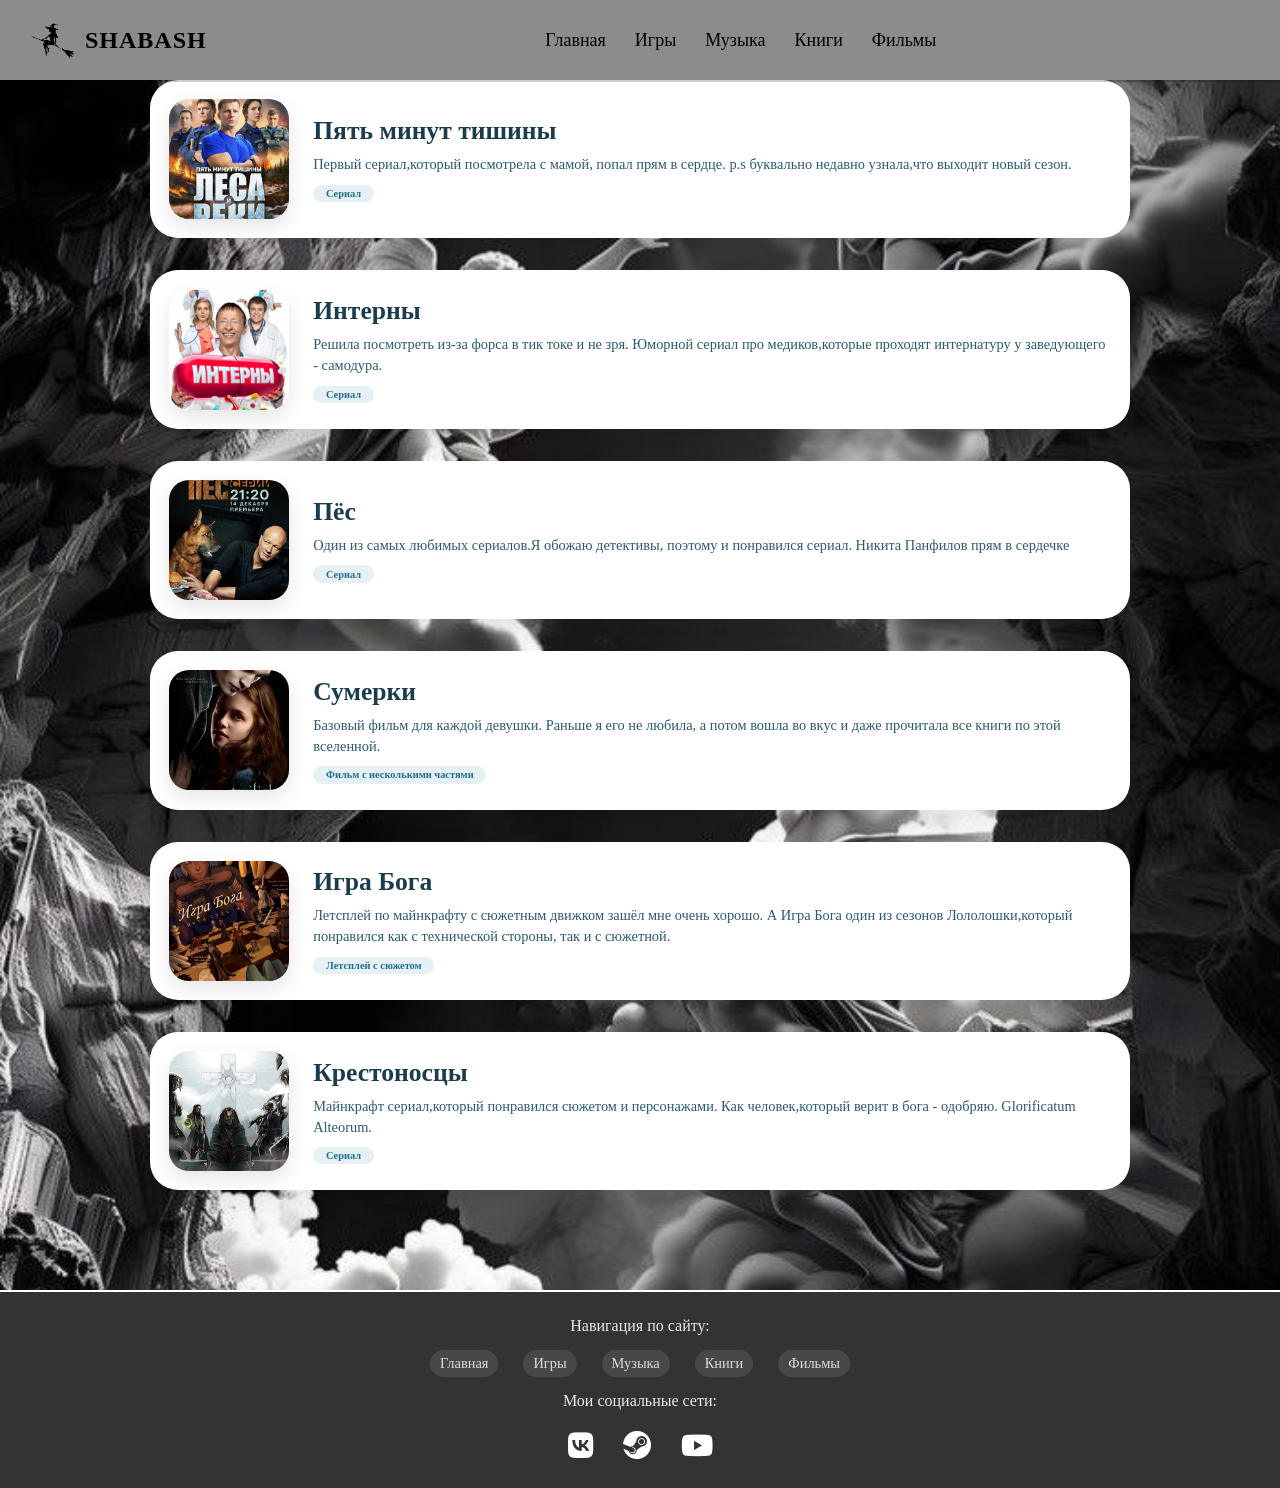
<file: film.html>
<!DOCTYPE html>
<html lang="ru">
<head>
    <meta charset="UTF-8">
    <meta name="viewport" content="width=device-width, initial-scale=1.0, maximum-scale=1.0, user-scalable=yes, viewport-fit=cover">
    <title>Фильмы и сериалы | SHABASH</title>
    <link rel="stylesheet" href="https://cdnjs.cloudflare.com/ajax/libs/font-awesome/6.4.0/css/all.min.css">
    <style>
        * {
            margin: 0;
            padding: 0;
            box-sizing: border-box;
        }

        body {
            margin: 0;
            background-image: url('angel.jpg');
            background-size: cover;
            background-position: center;
            background-repeat: no-repeat;
            background-attachment: fixed;
            padding-top: 80px;
            min-height: 100vh;
        }

      
        body.modal-open {
            overflow: hidden;
            position: fixed;
            width: 100%;
            height: 100%;
        }
        
        header {
            position: fixed;
            top: 0;
            left: 0;
            width: 100%;
            background: #8d8b8c;
            color: black;
            padding: 40px 30px;
            height: 55px;
            display: flex;
            align-items: center;
            justify-content: space-between;
            box-shadow: 0 2px rgba(0,0,0,0.2);
            z-index: 1000;
        }

        .logo-block {
            display: flex;
            align-items: center;
            gap: 10px;
            cursor: pointer;
            transition: opacity 0.2s ease, transform 0.2s ease;
            text-decoration: none;
        }
        
        .logo-block:hover {
            opacity: 0.85;
            transform: scale(1.02);
        }

        .logo-block img {
            height: 45px;
            width: auto;
        }

        .logo-block span {
            font-size: 24px;
            font-weight: bold;
            letter-spacing: 1px;
            color: black;
        }

        nav a {
            color: black;
            text-decoration: none;
            margin-left: 25px;
            font-size: 18px;
            transition: color 0.3s;
            padding: 5px 0;
            border-bottom: 2px solid transparent;
        }

        nav a:hover {
            color: #cfcfcf;
            border-bottom-color: #cfcfcf; 
        }
        
        .container {
            max-width: 1100px;
            margin: 0 auto;
            display: flex;
            flex-direction: column;
            align-items: center;
            gap: 2rem;
        }

        
        .card {
            width: 100%;
            max-width: 980px;
            background: white;
            border-radius: 28px;
            box-shadow: 0 20px 35px -10px rgba(0, 0, 0, 0.1);
            cursor: pointer;
            overflow: hidden;
            transition: transform 0.25s ease, box-shadow 0.3s ease;
            opacity: 0;
            transform: translateY(30px);
            animation: slideUp 0.55s cubic-bezier(0.2, 0.9, 0.4, 1.1) forwards;
        }

        .card:nth-child(1) { animation-delay: 0.05s; }
        .card:nth-child(2) { animation-delay: 0.12s; }
        .card:nth-child(3) { animation-delay: 0.19s; }
        .card:nth-child(4) { animation-delay: 0.26s; }
        .card:nth-child(5) { animation-delay: 0.33s; }
        .card:nth-child(6) { animation-delay: 0.40s; }

        @keyframes slideUp {
            to {
                opacity: 1;
                transform: translateY(0);
            }
        }

        .card:hover {
            transform: translateY(-6px);
            box-shadow: 0 30px 45px -12px rgba(0, 0, 0, 0.2);
        }

        
        .card-flex {
            display: flex;
            flex-direction: row;
            align-items: center;
            gap: 1.5rem;
            padding: 1.2rem;
        }

        .card-img {
            width: 120px;
            height: 120px;
            flex-shrink: 0;
            background-size: cover;
            background-position: center;
            border-radius: 20px;
            box-shadow: 0 8px 20px rgba(0, 0, 0, 0.1);
        }

        .card-text {
            flex: 1;
            display: flex;
            flex-direction: column;
            justify-content: center;
            background: white;
        }

        .card-text h3 {
            font-size: 1.6rem;
            font-weight: 700;
            margin-bottom: 0.5rem;
            color: #1a3c4c;
        }

        .card-text p {
            font-size: 0.9rem;
            line-height: 1.45;
            color: #2c5a6e;
            margin-bottom: 0.6rem;
        }

        .badge {
            background: #e6f0f5;
            padding: 0.2rem 0.8rem;
            border-radius: 30px;
            font-size: 0.65rem;
            font-weight: 600;
            color: #1f6e8a;
            width: fit-content;
        }

        
        @media (max-width: 600px) {
            .card-flex {
                flex-direction: column;
                text-align: center;
            }
            .card-img {
                width: 100px;
                height: 100px;
                margin: 0 auto;
            }
            .badge {
                margin: 0 auto;
            }
        }

        
        .modal-overlay {
            display: none;
            position: fixed;
            top: 0;
            left: 0;
            width: 100%;
            height: 100%;
            background: rgba(0, 0, 0, 0.85);
            backdrop-filter: blur(6px);
            z-index: 10000;
            justify-content: center;
            align-items: center;
        }

        .modal-overlay.active {
            display: flex;
        }

        .modal-box {
            background: white;
            max-width: 1100px;
            width: 92%;
            max-height: 90vh;
            border-radius: 28px;
            overflow: hidden;
            position: relative;
            animation: modalAppear 0.3s ease;
            display: flex;
            flex-direction: column;
        }

        @keyframes modalAppear {
            from {
                transform: scale(0.95);
                opacity: 0;
            }
            to {
                transform: scale(1);
                opacity: 1;
            }
        }

    
        .modal-row {
            display: flex;
            flex-direction: row;
            align-items: stretch;
            overflow-y: auto;
            max-height: calc(90vh - 20px);
            scrollbar-width: thin;
            -webkit-overflow-scrolling: touch; /* Плавный скролл на iOS */
        }

       
        .modal-row::-webkit-scrollbar {
            width: 6px;
        }

        .modal-row::-webkit-scrollbar-track {
            background: #f1f1f1;
            border-radius: 10px;
        }

        .modal-row::-webkit-scrollbar-thumb {
            background: #888;
            border-radius: 10px;
        }

        .modal-picture {
            flex: 1.2;
            background-size: cover;
            background-position: center;
            min-height: 380px;
            background-color: #cbdae6;
        }

        .modal-info {
            flex: 1;
            padding: 2rem;
            background: white;
            display: flex;
            flex-direction: column;
            overflow-y: visible;
        }

        .modal-info h2 {
            font-size: 1.9rem;
            font-weight: 800;
            margin-bottom: 0.8rem;
            color: #0f4f3e;
        }

        .modal-info p {
            font-size: 1rem;
            line-height: 1.55;
            color: #255c72;
            margin-bottom: 1.5rem;
        }

        .close-modal-btn {
            background: #1f6e8c;
            border: none;
            color: white;
            font-weight: 600;
            padding: 0.7rem 2rem;
            border-radius: 40px;
            cursor: pointer;
            width: fit-content;
            font-size: 0.9rem;
            transition: 0.2s;
            margin-top: 0.5rem;
        }

        .close-modal-btn:hover {
            background: #0c4f68;
            transform: scale(0.97);
        }

        .modal-close-x {
            position: absolute;
            top: 16px;
            right: 20px;
            width: 42px;
            height: 42px;
            background: rgba(0, 0, 0, 0.5);
            border-radius: 50%;
            display: flex;
            align-items: center;
            justify-content: center;
            font-size: 1.8rem;
            color: white;
            cursor: pointer;
            transition: 0.2s;
            backdrop-filter: blur(4px);
            z-index: 10001;
            font-family: monospace;
        }

        .modal-close-x:hover {
            background: #c0392b;
            transform: rotate(90deg);
        }

       
        @media (max-width: 750px) {
            .modal-row {
                flex-direction: column;
                max-height: calc(90vh - 30px);
                overflow-y: auto;
            }
            .modal-picture {
                min-height: 240px;
                flex: none;
                width: 100%;
            }
            .modal-info h2 {
                font-size: 1.5rem;
            }
            .modal-info {
                padding: 1.5rem;
            }
        }

        @media (max-width: 480px) {
            .modal-info {
                padding: 1.2rem;
            }
        }

       
        footer.bottom-footer {
            background-color: rgb(51, 51, 51);
            color: white;
            text-align: center;
            padding: 25px 20px;
            border-top: 2px solid #ffffff;
            margin-top: 100px;
            opacity: 0;
            transform: translateY(30px);
            transition: opacity 0.8s ease, transform 0.8s ease;
        }

        footer.bottom-footer.visible {
            opacity: 1;
            transform: translateY(0);
        }

        .footer-text {
            font-size: 1rem;
            margin-bottom: 15px;
            opacity: 0.9;
            color: white;
        }

        .footer-links {
            display: flex;
            justify-content: center;
            gap: 25px;
            flex-wrap: wrap;
            margin: 15px 0;
        }

        .footer-links a {
            color: #ddd;
            text-decoration: none;
            font-size: 0.9rem;
            transition: color 0.3s, transform 0.2s;
            padding: 5px 10px;
            border-radius: 20px;
            background: rgba(255,255,255,0.1);
        }

        .footer-links a:hover {
            color: white;
            background: #2575fc;
            transform: translateY(-2px);
        }

        .social-icons {
            display: flex;
            justify-content: center;
            gap: 30px;
            margin-top: 20px;
        }

        .social-icons a {
            color: white;
            font-size: 1.8rem;
            text-decoration: none;
            transition: color 0.3s, transform 0.3s;
        }

        .social-icons a:hover {
            color: #2575fc;
            transform: scale(1.2);
        }

     
        @media (max-width: 768px) {
            body {
                padding-top: 70px;
            }
            header {
                padding: 40px 15px;
                height: auto;
                min-height: 55px;
                flex-wrap: wrap;
            }
            .logo-block span {
                font-size: 18px;
            }
            .logo-block img {
                height: 35px;
            }
            nav a {
                margin-left: 15px;
                font-size: 14px;
            }
            .social-icons {
                gap: 25px;
            }
            .social-icons a {
                font-size: 1.4rem;
            }
            .footer-text {
                font-size: 0.9rem;
            }
            .footer-links {
                gap: 15px;
            }
            .footer-links a {
                font-size: 0.75rem;
                padding: 3px 8px;
            }
        }
        
        @media (max-width: 480px) {
            body {
                padding-top: 65px;
            }
            header {
                padding: 30px 12px;
            }
            .logo-block span {
                font-size: 16px;
            }
            .logo-block img {
                height: 30px;
            }
            nav a {
                margin-left: 10px;
                font-size: 12px;
            }
            .card-text h3 {
                font-size: 1.3rem;
            }
            .card-text p {
                font-size: 0.8rem;
            }
        }
    </style>
</head>
<body>
    
    <header>
        <a href="index.html" class="logo-block" id="mainLogoLink">
            <img src="witch.png" alt="Логотип">
            <span>SHABASH</span>
        </a>
        <nav>
            <a href="index.html">Главная</a>
            <a href="play.html">Игры</a>
            <a href="video.html">Музыка</a>
            <a href="character.html">Книги</a>
            <a href="film.html">Фильмы</a>
        </nav>
        <h2 style="margin:0;"></h2>
    </header>

    <div class="container">
        
        <div class="card" data-id="1">
            <div class="card-flex">
                <div class="card-img" style="background-image: url('5mt.jpg')"></div>
                <div class="card-text">
                    <h3>Пять минут тишины</h3>
                    <p>Первый сериал,который посмотрела с мамой, попал прям в сердце. p.s буквально недавно узнала,что выходит новый сезон. </p>
                    <span class="badge">Сериал</span>
                </div>
            </div>
        </div>
        <div class="card" data-id="2">
            <div class="card-flex">
                <div class="card-img" style="background-image: url('инт.jpg');"></div>
                <div class="card-text">
                    <h3>Интерны</h3>
                    <p>Решила посмотреть из-за форса в тик токе и не зря. Юморной сериал про медиков,которые проходят интернатуру у заведующего - самодура.</p>
                    <span class="badge">Сериал</span>
                </div>
            </div>
        </div>
        <div class="card" data-id="3">
            <div class="card-flex">
                <div class="card-img" style="background-image: url('пёс.webp');"></div>
                <div class="card-text">
                    <h3>Пёс</h3>
                    <p>Один из самых любимых сериалов.Я обожаю детективы, поэтому и понравился сериал. Никита Панфилов прям в сердечке</p>
                    <span class="badge">Сериал</span>
                </div>
            </div>
        </div>
        <div class="card" data-id="4">
            <div class="card-flex">
                <div class="card-img" style="background-image: url('сумерки.webp');"></div>
                <div class="card-text">
                    <h3>Сумерки</h3>
                    <p>Базовый фильм для каждой девушки. Раньше я его не любила, а потом вошла во вкус и даже прочитала все книги по этой вселенной.</p>
                    <span class="badge">Фильм с несколькими частями</span>
                </div>
            </div>
        </div>
        <div class="card" data-id="5">
            <div class="card-flex">
                <div class="card-img" style="background-image: url('иб.jpg');"></div>
                <div class="card-text">
                    <h3>Игра Бога</h3>
                    <p>Летсплей по майнкрафту с сюжетным движком зашёл мне очень хорошо. А Игра Бога один из сезонов Лололошки,который понравился как с технической стороны, так и с сюжетной. </p>
                    <span class="badge">Летсплей с сюжетом</span>
                </div>
            </div>
        </div>
        <div class="card" data-id="6">
            <div class="card-flex">
                <div class="card-img" style="background-image: url('крест.jpg');"></div>
                <div class="card-text">
                    <h3>Крестоносцы</h3>
                    <p>Майнкрафт сериал,который понравился сюжетом и персонажами. Как человек,который верит в бога - одобряю. Glorificatum Alteorum.</p>
                    <span class="badge">Сериал</span>
                </div>
            </div>
        </div>
    </div>

   
    <div id="modalRoot" class="modal-overlay">
        <div class="modal-box">
            <div class="modal-close-x" id="modalCloseX">✕</div>
            <div class="modal-row" id="modalScrollContainer">
                <div id="modalLargeImg" class="modal-picture"></div>
                <div class="modal-info">
                    <h2 id="modalMainTitle">Заголовок</h2>
                    <p id="modalMainDesc">Расширенное описание будет здесь...</p>
                    <button id="modalCloseBtn" class="close-modal-btn">Закрыть</button>
                </div>
            </div>
        </div>
    </div>

   
    <footer class="bottom-footer">
        <p class="footer-text">Навигация по сайту:</p>
        <div class="footer-links">
            <a href="index.html">Главная</a>
            <a href="play.html">Игры</a>
            <a href="video.html">Музыка</a>
            <a href="character.html">Книги</a>
            <a href="film.html">Фильмы</a>
        </div>
        <p class="footer-text" style="margin-top: 15px;">Мои социальные сети:</p>
        <div class="social-icons">
            <a href="https://vk.com/priashkaa" title="ВКонтакте" target="_blank"><i class="fab fa-vk"></i></a>
            <a href="https://steamcommunity.com/profiles/76561198358664504/" title="Steam" target="_blank"><i class="fab fa-steam"></i></a>
            <a href="https://www.youtube.com/@Priashkaa" title="YouTube" target="_blank"><i class="fab fa-youtube"></i></a>
        </div>
    </footer>

    <script>
     
        function lockBodyScroll() {
            const scrollY = window.scrollY;
            document.body.style.position = 'fixed';
            document.body.style.top = `-${scrollY}px`;
            document.body.style.width = '100%';
            document.body.classList.add('modal-open');
            document.body.dataset.scrollY = scrollY;
        }

      
        function unlockBodyScroll() {
            const scrollY = document.body.dataset.scrollY;
            document.body.style.position = '';
            document.body.style.top = '';
            document.body.style.width = '';
            document.body.classList.remove('modal-open');
            if (scrollY) {
                window.scrollTo(0, parseInt(scrollY));
                delete document.body.dataset.scrollY;
            }
        }

        function adjustBodyPadding() {
            const headerEl = document.querySelector('header');
            if (headerEl) {
                const headerHeight = headerEl.offsetHeight;
                document.body.style.paddingTop = headerHeight + 'px';
            }
        }
        
        const blocksContent = {
            1: {
                title: "Пять минут тишины",
                description: "Сериал «Пять минут тишины» — о выпускнике академии МЧС Александре Греке, который попадает на стажировку в спасательный отряд в Карелии под руководство опытного командира Гиреева. Вместе с коллегами — врачом Таней, спасателем Колей и кинологом Быковым — он участвует в опасных операциях и постепенно превращается из новичка в профессионала. Сериал сочетает драму и юмор. ",
                mainImage: "result_1.jpg",
            },
            2: {
                title: "Интерны",
                description: "Это ситком про молодых врачей-стажёров, которые пытаются выжить в обычной московской больнице. У каждого свой характер: один мечтает всё делать по правилам, другой — только отдыхать, третий вечно в облаках, а четвёртая строит карьеру. Их наставник — гениальный, но циничный завотделением с острым языком. Суть сериала не в медицинских драмах, а в повседневных нелепых ситуациях, ироничных диалогах и конфликтах между интернами, пациентами и начальником. Это комедия об ошибках, дружбе и превращении вчерашних студентов во врачей.",
                mainImage: "орешки макадамья .jpg"
            },
            3: {
                title: "Пёс",
                description: "«Пёс» — комедийный детектив о бывшем сыщике Максе, который из-за проблем с алкоголем потерял всё, но получил второй шанс после того, как спас раненую немецкую овчарку. Вместе с находчивым псом он возвращается в полицию и раскрывает сложные преступления, попутно иронизируя над коллегами и жизненными неурядицами.",
                mainImage: "3840x.webp"
            },
            4: {
                title: "Сумерки",
                description: "«Сумерки» — это молодёжная романтическая драма с элементами фэнтези о любви обычной старшеклассницы Беллы Свон и вампира Эдварда Каллена, который учится в той же школе. Они пытаются строить отношения, несмотря на его сверхъестественную природу, жажду человеческой крови и строгие правила вампирского клана, но всё усложняется, когда в городе появляется другой вампир, охотящийся на Беллу.",
                mainImage: "мем сумерки.jpg"
            },
            5: {
                title: "Игра Бога",
                description: "Лололошка попадает в новый мир, где полубог Люциус (лишённый сил Советом Богов) случайно убивает говорящего попугая Картера и просит героя помочь вернуть его могущество. Вскоре выясняется, что мировое древо, поддерживающее баланс между измерениями, начало увядать — и спасти его можно только с помощью божественной силы Люциуса. Лололошка знакомится с таинственным Аргусом, который на самом деле использует героя, чтобы снять проклятие со своей возлюбленной, но в финале команде удаётся найти способ спасти древо. Этот сезон заложил основу всей дальнейшей вселенной Лололошки и познакомил зрителей с ключевым персонажем Джодахом.",
                mainImage: "ло.jpg"
            },
            6: {
                title: "Крестоносцы",
                description: "«Крестоносец» — это российский сюжетный сериал в жанре фэнтези, снятый в Minecraft силами независимой команды авторов. Сюжет рассказывает о бывшем капитане ордена крестоносцев Айвене Вейлере. После того как его орден расформировали, он пытается забыть ужасы прошлого и живет в уединении. Однако случайная встреча в лесу переворачивает его жизнь — Айвену предстоит заново собрать всех рыцарей, возродить орден и помочь расе, которую он когда-то презирал. В процессе герой столкнется с тайнами древних руин, участием в войне, битвами с чудовищами и поиском собственного душевного покоя. Это история о служении высшим силам, братстве и любви.",
                mainImage: "бух.jpg"
            }
        };

        
        const modal = document.getElementById('modalRoot');
        const modalImg = document.getElementById('modalLargeImg');
        const modalTitle = document.getElementById('modalMainTitle');
        const modalDesc = document.getElementById('modalMainDesc');
        const closeBtnModal = document.getElementById('modalCloseBtn');
        const closeX = document.getElementById('modalCloseX');
        const modalScrollContainer = document.getElementById('modalScrollContainer');

        function closeModal() {
            modal.classList.remove('active');
            unlockBodyScroll(); 
            setTimeout(() => {
                modal.style.display = 'none';
             
                if (modalScrollContainer) {
                    modalScrollContainer.scrollTop = 0;
                }
            }, 200);
        }

        function openModalById(id) {
            const data = blocksContent[id];
            if (!data) return;

            modalImg.style.backgroundImage = `url('${data.mainImage}')`;
            modalImg.style.backgroundSize = "cover";
            modalImg.style.backgroundPosition = "center";
            
            modalTitle.innerText = data.title;
            modalDesc.innerText = data.description;

            modal.style.display = 'flex';
            lockBodyScroll();
            setTimeout(() => {
                modal.classList.add('active');
            }, 10);
        }

        closeBtnModal.addEventListener('click', closeModal);
        closeX.addEventListener('click', closeModal);
        modal.addEventListener('click', (e) => {
            if (e.target === modal) closeModal();
        });

        
        if (modalScrollContainer) {
            modalScrollContainer.addEventListener('touchstart', (e) => {
                e.stopPropagation();
            });
            modalScrollContainer.addEventListener('touchmove', (e) => {
                e.stopPropagation();
            });
        }

        document.querySelectorAll('.card').forEach(card => {
            card.addEventListener('click', () => {
                const id = card.getAttribute('data-id');
                if (id && blocksContent[id]) {
                    openModalById(id);
                }
            });
        });

        
        const footer = document.querySelector('.bottom-footer');
        const footerObserver = new IntersectionObserver((entries) => {
            entries.forEach(entry => {
                if (entry.isIntersecting) {
                    entry.target.classList.add('visible');
                    footerObserver.unobserve(entry.target);
                }
            });
        }, {
            threshold: 0.2,
            rootMargin: '0px 0px -20px 0px'
        });

        if (footer) {
            footerObserver.observe(footer);
        }

        const checkFooterVisibility = () => {
            if (footer) {
                const footerRect = footer.getBoundingClientRect();
                if (footerRect.top >= 0 && footerRect.bottom <= (window.innerHeight || document.documentElement.clientHeight)) {
                    footer.classList.add('visible');
                }
            }
        };
        window.addEventListener('load', checkFooterVisibility);
        window.addEventListener('resize', checkFooterVisibility);

        
        const logoLink = document.getElementById('mainLogoLink');
        if (logoLink) {
            logoLink.addEventListener('mousedown', function() {
                this.style.transform = 'scale(0.97)';
            });
            logoLink.addEventListener('mouseup', function() {
                this.style.transform = '';
            });
            logoLink.addEventListener('mouseleave', function() {
                this.style.transform = '';
            });
        }
        
        
        window.addEventListener('load', function() {
            adjustBodyPadding();
        });
        window.addEventListener('resize', function() {
            adjustBodyPadding();
        });
        const headerResizeObserver = new ResizeObserver(function() {
            adjustBodyPadding();
        });
        const headerElement = document.querySelector('header');
        if (headerElement) {
            headerResizeObserver.observe(headerElement);
        }
        adjustBodyPadding();

    </script>
</body>
</html>
</file>
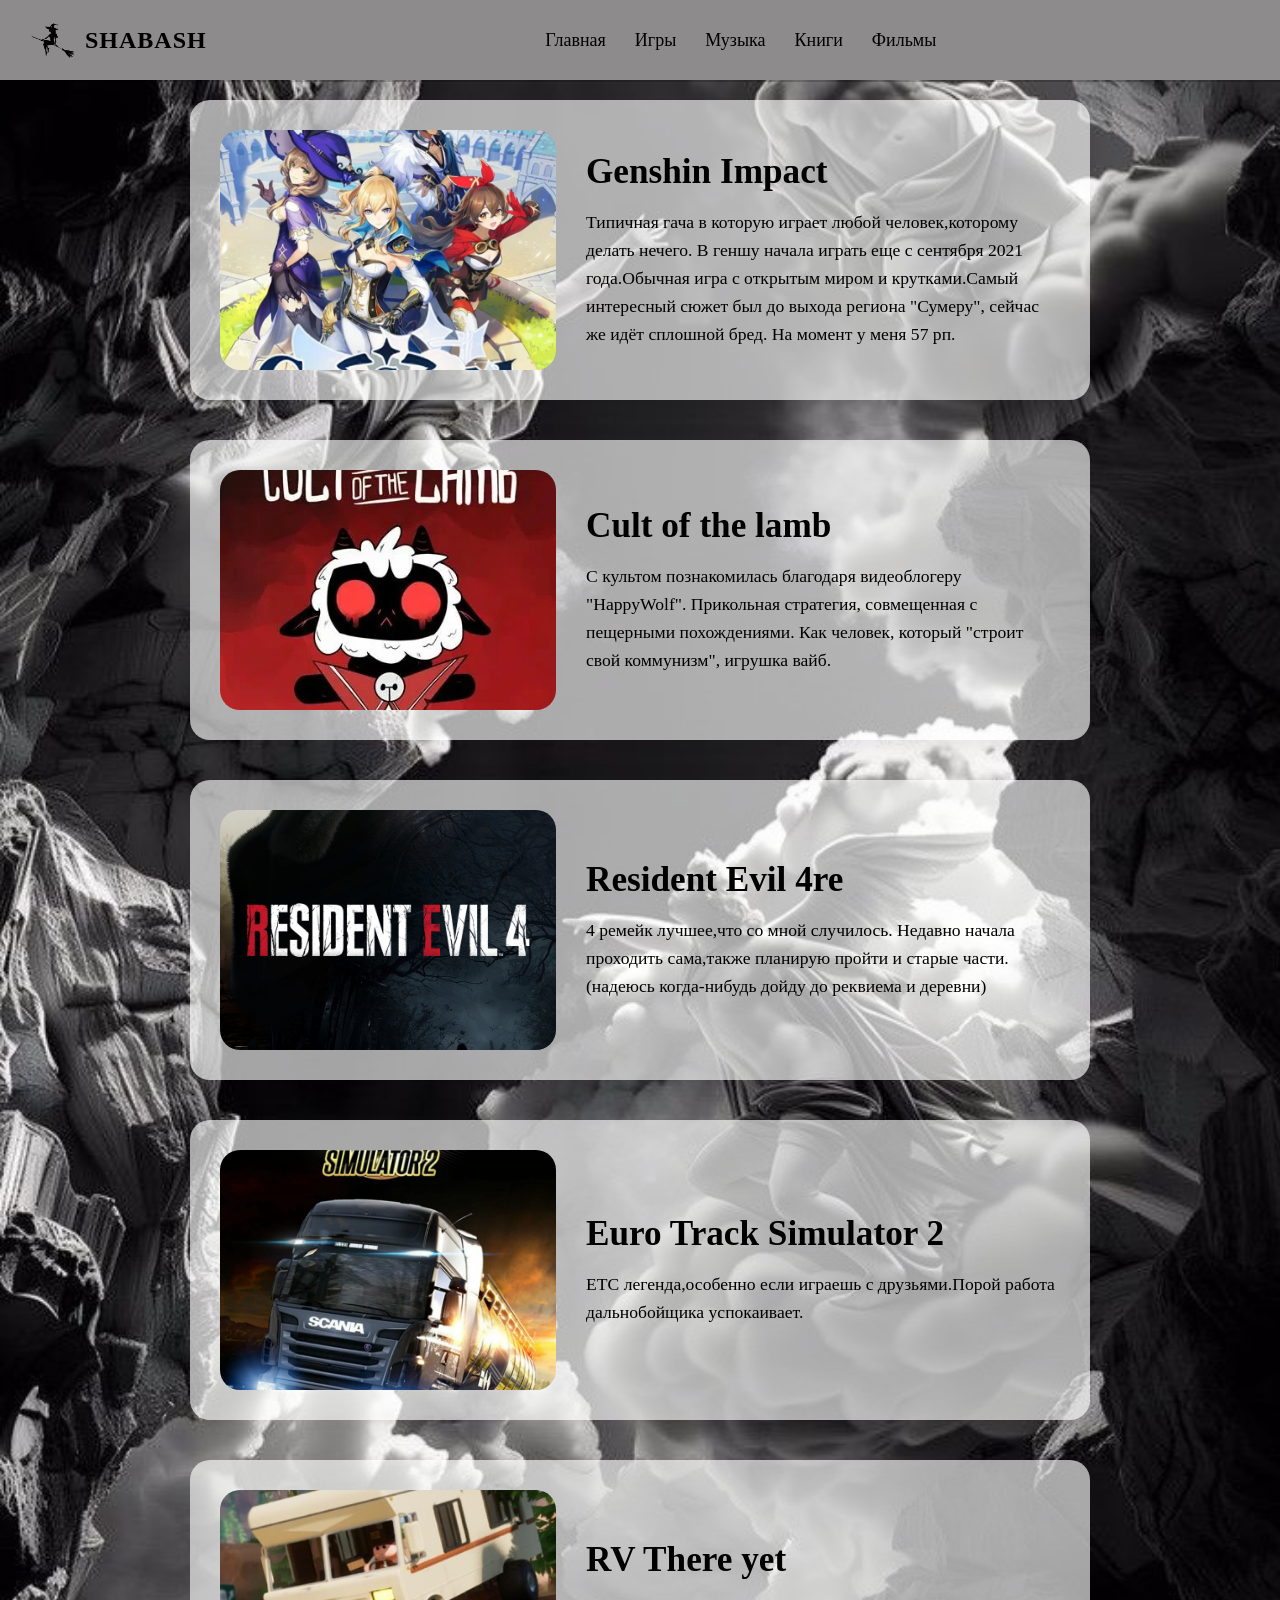
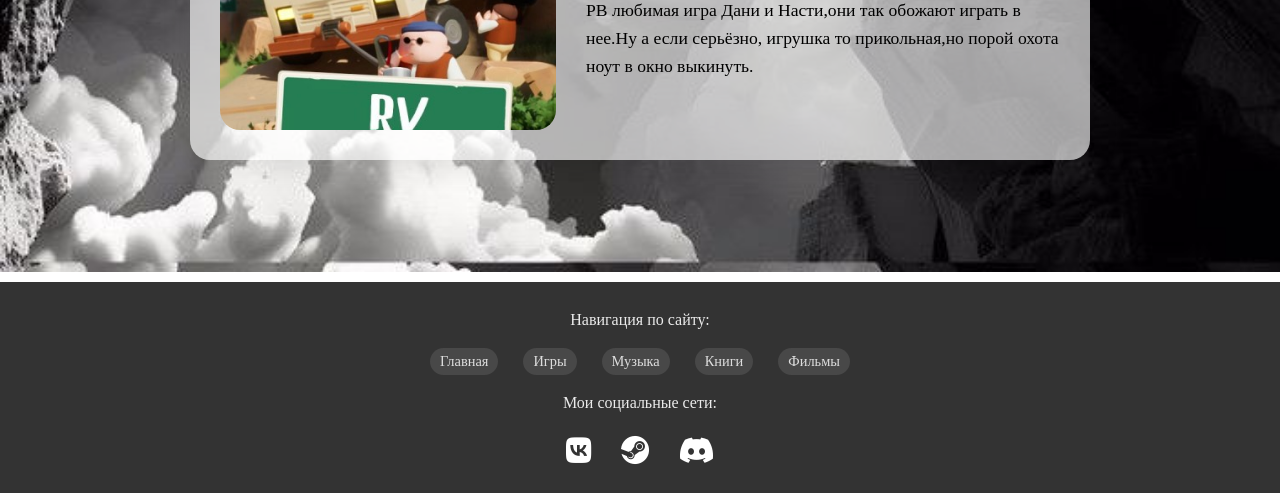
<file: play.html>
<!DOCTYPE html>
<html lang="ru">
<head>
    <meta charset="UTF-8">
    <meta name="viewport" content="width=device-width, initial-scale=1.0, maximum-scale=1.0, user-scalable=yes, viewport-fit=cover">
    <title>Мои любимые игры | Блог SHABASH</title>
    <link rel="stylesheet" href="https://cdnjs.cloudflare.com/ajax/libs/font-awesome/6.4.0/css/all.min.css">
    <style>
        * {
            margin: 0;
            padding: 0;
            box-sizing: border-box;
        }

        body {
            margin: 0;
            background-image: url('angel.jpg');
            background-size: cover;
            background-position: center;
            background-repeat: no-repeat;
            background-attachment: fixed;
            padding-top: 80px;
            min-height: 100vh;
        }

        header {
            position: fixed;
            top: 0;
            left: 0;
            width: 100%;
            background: #8d8b8c;
            color: black;
            padding: 40px 30px;
            height: 55px;
            display: flex;
            align-items: center;
            justify-content: space-between;
            box-shadow: 0 2px rgba(0,0,0,0.2);
            z-index: 1000;
        }

        .logo {
            display: flex;
            align-items: center;
            gap: 10px;
            font-size: 1.5rem;
            font-weight: bold;
        }

        .logo-block {
            display: flex;
            align-items: center;
            gap: 10px;
            cursor: pointer;
            transition: opacity 0.2s ease, transform 0.2s ease;
            text-decoration: none;
        }
        
        .logo-block:hover {
            opacity: 0.85;
            transform: scale(1.02);
        }

        .logo-block img {
            height: 45px;
            width: auto;
        }
        
        .logo-block span {
            font-size: 24px;
            font-weight: bold;
            letter-spacing: 1px;
            color: black;
        }

        .content {
            height: calc(100vh - 200px);
            margin-bottom: 10px;
        }

        h2 {
            margin-bottom: 15px;
            color: black;
        }

        p {
            line-height: 1.6;
            color: black;
        }

        .spacer {
            height: 100vh;
            display: flex;
            align-items: center;
            justify-content: center;
            font-size: 24px;
            color: #aaa;
        }

        nav a {
            color: black;
            text-decoration: none;
            margin-left: 25px;
            font-size: 18px;
            transition: color 0.3s;
            padding: 5px 0;
            border-bottom: 2px solid transparent;
        }

        nav a:hover {
            color: #cfcfcf;
            border-bottom-color: #cfcfcf; 
        }

        .container {
            min-height: 100vh;
            display: flex;
            flex-direction: column;
            justify-content: center;
            align-items: center;
            gap: 40px;
            padding: 20px 0;
        }

        .animated-block {
            width: 90%;
            max-width: 900px;
            height: calc(100vh / 3);
            background: white;
            border-radius: 20px;
            box-shadow: 0 10px 30px rgba(0, 0, 0, 0.1);
            display: flex;
            align-items: center;
            text-align: left;
            padding: 30px;
            opacity: 0;
            transform: translateY(50px);
            transition: all 0.6s ease;
            cursor: pointer;
        }

        
        .animated-block:hover {
            transform: scale(1.05);
            box-shadow: 0 20px 40px rgba(0, 0, 0, 0.2);
            z-index: 10;
        }

        .block-visible {
            opacity: 1;
            transform: translateY(0);
        }

        
        .block-image {
            width: 40%;
            height: 100%;
            object-fit: cover;
            border-radius: 20px;
            margin-right: 30px;
        }

        .text-content {
            flex: 1;
        }

        .text-content h2 {
            font-size: 2.2rem;
            margin-bottom: 1rem;
            color: #000000;
        }

        .text-content p {
            font-size: 1.1rem;
            line-height: 1.6;
            color: #000000;
        }

        
        .block-1 {
            background: rgba(255, 255, 255, 0.64);
            color: white;
        }

        .block-2 {
            background: rgba(255, 255, 255, 0.64);
            color: white;
        }

        .block-3 {
            background: rgba(255, 255, 255, 0.64);
            color: white;
        }

        .block-4 {
            background: rgba(255, 255, 255, 0.64);
            color: #333;
        }

        .block-5 {
            background: rgba(255, 255, 255, 0.64);
            color: white;
        }

        
        footer.bottom-footer {
            background-color: rgb(51, 51, 51);
            color: white;
            text-align: center;
            padding: 25px 20px;
            border-top: 2px solid #ffffff;
            margin-top: 100px;
            opacity: 0;
            transform: translateY(30px);
            transition: opacity 0.8s ease, transform 0.8s ease;
        }

        footer.bottom-footer.visible {
            opacity: 1;
            transform: translateY(0);
        }

        .footer-text {
            font-size: 1rem;
            margin-bottom: 15px;
            opacity: 0.9;
            color: white;
        }

        
        .footer-links {
            display: flex;
            justify-content: center;
            gap: 25px;
            flex-wrap: wrap;
            margin: 15px 0;
        }

        .footer-links a {
            color: #ddd;
            text-decoration: none;
            font-size: 0.9rem;
            transition: color 0.3s, transform 0.2s;
            padding: 5px 10px;
            border-radius: 20px;
            background: rgba(255,255,255,0.1);
        }

        .footer-links a:hover {
            color: white;
            background: #2575fc;
            transform: translateY(-2px);
        }

        .social-icons {
            display: flex;
            justify-content: center;
            gap: 30px;
            margin-top: 20px;
        }

        .social-icons a {
            color: white;
            font-size: 1.8rem;
            text-decoration: none;
            transition: color 0.3s, transform 0.3s;
        }

        .social-icons a:hover {
            color: #2575fc;
            transform: scale(1.2);
        }

        
        @media (max-width: 768px) {
          
            body {
                padding-top: 70px;
            }
            
            
            header {
                padding: 40px 20px;
                height: auto;
                min-height: 55px;
                flex-wrap: wrap;
            }
            
            
            .logo-block img {
                height: 40px;
            }
            .logo-block span {
                font-size: 22px;
            }
            
            
            nav a {
                margin-left: 15px;
                font-size: 16px;
            }
            
            
            .animated-block {
                flex-direction: column;
                height: auto;
                min-height: auto;
                padding: 25px 20px;
                text-align: center;
                width: 92%;
            }
            
            
            .block-image {
                width: 80%;
                height: auto;
                margin-right: 0;
                margin-bottom: 20px;
                max-height: 220px;
                object-fit: cover;
            }
            
            
            .text-content h2 {
                font-size: 1.8rem;
            }
            
            .text-content p {
                font-size: 1rem;
            }
            
          
            .social-icons a {
                font-size: 1.5rem;
                gap: 25px;
            }
            .footer-links {
                gap: 15px;
            }
            .footer-links a {
                font-size: 0.8rem;
                padding: 4px 8px;
            }
        }
        
        
        @media (max-width: 480px) {
            body {
                padding-top: 70px;
            }
            header {
                padding: 30px 15px;
            }
            .logo-block img {
                height: 36px;
            }
            .logo-block span {
                font-size: 20px;
            }
            nav a {
                margin-left: 10px;
                font-size: 14px;
            }
            .animated-block {
                padding: 20px 15px;
            }
            .text-content h2 {
                font-size: 1.5rem;
            }
            .text-content p {
                font-size: 0.9rem;
            }
            .social-icons {
                gap: 20px;
            }
            .social-icons a {
                font-size: 1.3rem;
            }
        }
        
        
        @media (max-width: 768px) and (orientation: landscape) {
            .animated-block {
                flex-direction: row;
                text-align: left;
                gap: 20px;
            }
            .block-image {
                width: 35%;
                margin-right: 20px;
                margin-bottom: 0;
            }
            .text-content h2 {
                font-size: 1.6rem;
            }
        }
    </style>
</head>
<body>
    <header>
       
        <a href="index.html" class="logo-block" id="mainLogoLink">
            <img src="witch.png" alt="Логотип">
            <span>SHABASH</span>
        </a>
        <nav>
            <a href="index.html">Главная</a>
            <a href="play.html">Игры</a>
            <a href="video.html">Музыка</a>
            <a href="character.html">Книги</a>
            <a href="film.html">Фильмы</a>
        </nav>
        <h2 style="margin:0;"></h2>
    </header>
    <div class="header"></div>
    <div class="container">
        
        <div class="animated-block block-1">
            <img src="genshin.png" alt="Изображение блока 1" class="block-image">
            <div class="text-content">
                <h2>Genshin Impact</h2>
                <p>Типичная гача в которую играет любой человек,которому делать нечего.
                    В геншу начала играть еще с сентября 2021 года.Обычная игра с открытым миром и крутками.Самый интересный сюжет был до выхода региона "Сумеру", сейчас же идёт сплошной бред. На момент у меня 57 рп.
                </p>
            </div>
        </div>

     
        <div class="animated-block block-2">
            <img src="cultofthelamb.png" alt="Изображение блока 2" class="block-image">
            <div class="text-content">
                <h2>Cult of the lamb</h2>
                <p>С культом познакомилась благодаря видеоблогеру "HappyWolf". Прикольная стратегия, совмещенная с пещерными похождениями. Как человек, который "строит свой коммунизм", игрушка вайб.</p>
            </div>
        </div>

       
        <div class="animated-block block-3">
            <img src="re4.png" alt="Изображение блока 3" class="block-image">
            <div class="text-content">
                <h2>Resident Evil 4re</h2>
                <p>4 ремейк лучшее,что со мной случилось. Недавно начала проходить сама,также планирую пройти и старые части.(надеюсь когда-нибудь дойду до реквиема и деревни)</p>
            </div>
        </div>

        <div class="animated-block block-4">
            <img src="ets.png" alt="Изображение блока 4" class="block-image">
            <div class="text-content">
                <h2>Euro Track Simulator 2</h2>
                <p>ЕТС легенда,особенно если играешь с друзьями.Порой работа дальнобойщика успокаивает.</p>
            </div>
        </div>

        
        <div class="animated-block block-5">
            <img src="rv.png" alt="Изображение блока 5" class="block-image">
            <div class="text-content">
                <h2>RV There yet</h2>
                <p>РВ любимая игра Дани и Насти,они так обожают играть в нее.Ну а если серьёзно, игрушка то прикольная,но порой охота ноут в окно выкинуть.</p>
            </div>
        </div>
    </div>

    <footer class="bottom-footer">
        <p class="footer-text">Навигация по сайту:</p>
        <div class="footer-links">
            <a href="index.html">Главная</a>
            <a href="play.html">Игры</a>
            <a href="video.html">Музыка</a>
            <a href="character.html">Книги</a>
            <a href="film.html">Фильмы</a>
        </div>
        <p class="footer-text" style="margin-top: 15px;">Мои социальные сети:</p>
        <div class="social-icons">
            <a href="https://vk.com/priashkaa" title="ВКонтакте" target="_blank"><i class="fab fa-vk"></i></a>
            <a href="https://steamcommunity.com/profiles/76561198358664504/" title="Steam" target="_blank"><i class="fab fa-steam"></i></a>
            <a href="https://discordapp.com/users/683645461911044235" title="Discord" target="_blank"><i class="fab fa-discord"></i></a>
        </div>
    </footer>

    <script>
        
        function fixBodyPadding() {
            const headerEl = document.querySelector('header');
            if (headerEl) {
                const headerHeight = headerEl.offsetHeight;
                document.body.style.paddingTop = headerHeight + 'px';
            }
        }
        
        document.addEventListener('DOMContentLoaded', function() {
            const blocks = document.querySelectorAll('.animated-block');

            const observerOptions = {
                root: null,
                rootMargin: '0px',
                threshold: 0.1
            };

            const observer = new IntersectionObserver(function(entries) {
                entries.forEach(entry => {
                    if (entry.isIntersecting) {
                        entry.target.classList.add('block-visible');
                    }
                });
            }, observerOptions);

            blocks.forEach((block, index) => {
                block.style.transitionDelay = `${index * 0.1}s`;
                observer.observe(block);
            });
           
            setTimeout(() => {
                blocks.forEach(block => {
                    const rect = block.getBoundingClientRect();
                    if (rect.top < window.innerHeight - 100) {
                        block.classList.add('block-visible');
                    }
                });
            }, 100);
            
            
            fixBodyPadding();
            window.addEventListener('resize', function() {
                fixBodyPadding();
            });
            
           
            const resizeObserver = new ResizeObserver(function() {
                fixBodyPadding();
            });
            const headerElement = document.querySelector('header');
            if (headerElement) {
                resizeObserver.observe(headerElement);
            }
        });
        
        
        const footer = document.querySelector('.bottom-footer');
        
        const footerObserver = new IntersectionObserver((entries) => {
            entries.forEach(entry => {
                if (entry.isIntersecting) {
                    entry.target.classList.add('visible');
                    footerObserver.unobserve(entry.target);
                }
            });
        }, {
            threshold: 0.2,
            rootMargin: '0px 0px -20px 0px'
        });

        if (footer) {
            footerObserver.observe(footer);
        }
        
        const checkFooterVisibility = () => {
            if (footer) {
                const footerRect = footer.getBoundingClientRect();
                if (
                    footerRect.top >= 0 &&
                    footerRect.left >= 0 &&
                    footerRect.bottom <= (window.innerHeight || document.documentElement.clientHeight) &&
                    footerRect.right <= (window.innerWidth || document.documentElement.clientWidth)
                ) {
                    footer.classList.add('visible');
                }
            }
        };

        window.addEventListener('load', checkFooterVisibility);
        window.addEventListener('resize', checkFooterVisibility);
        
        const logoLink = document.getElementById('mainLogoLink');
        if (logoLink) {
            logoLink.addEventListener('mousedown', function() {
                this.style.transform = 'scale(0.97)';
            });
            logoLink.addEventListener('mouseup', function() {
                this.style.transform = '';
            });
            logoLink.addEventListener('mouseleave', function() {
                this.style.transform = '';
            });
        }
    </script>
</body>
</html>
</file>
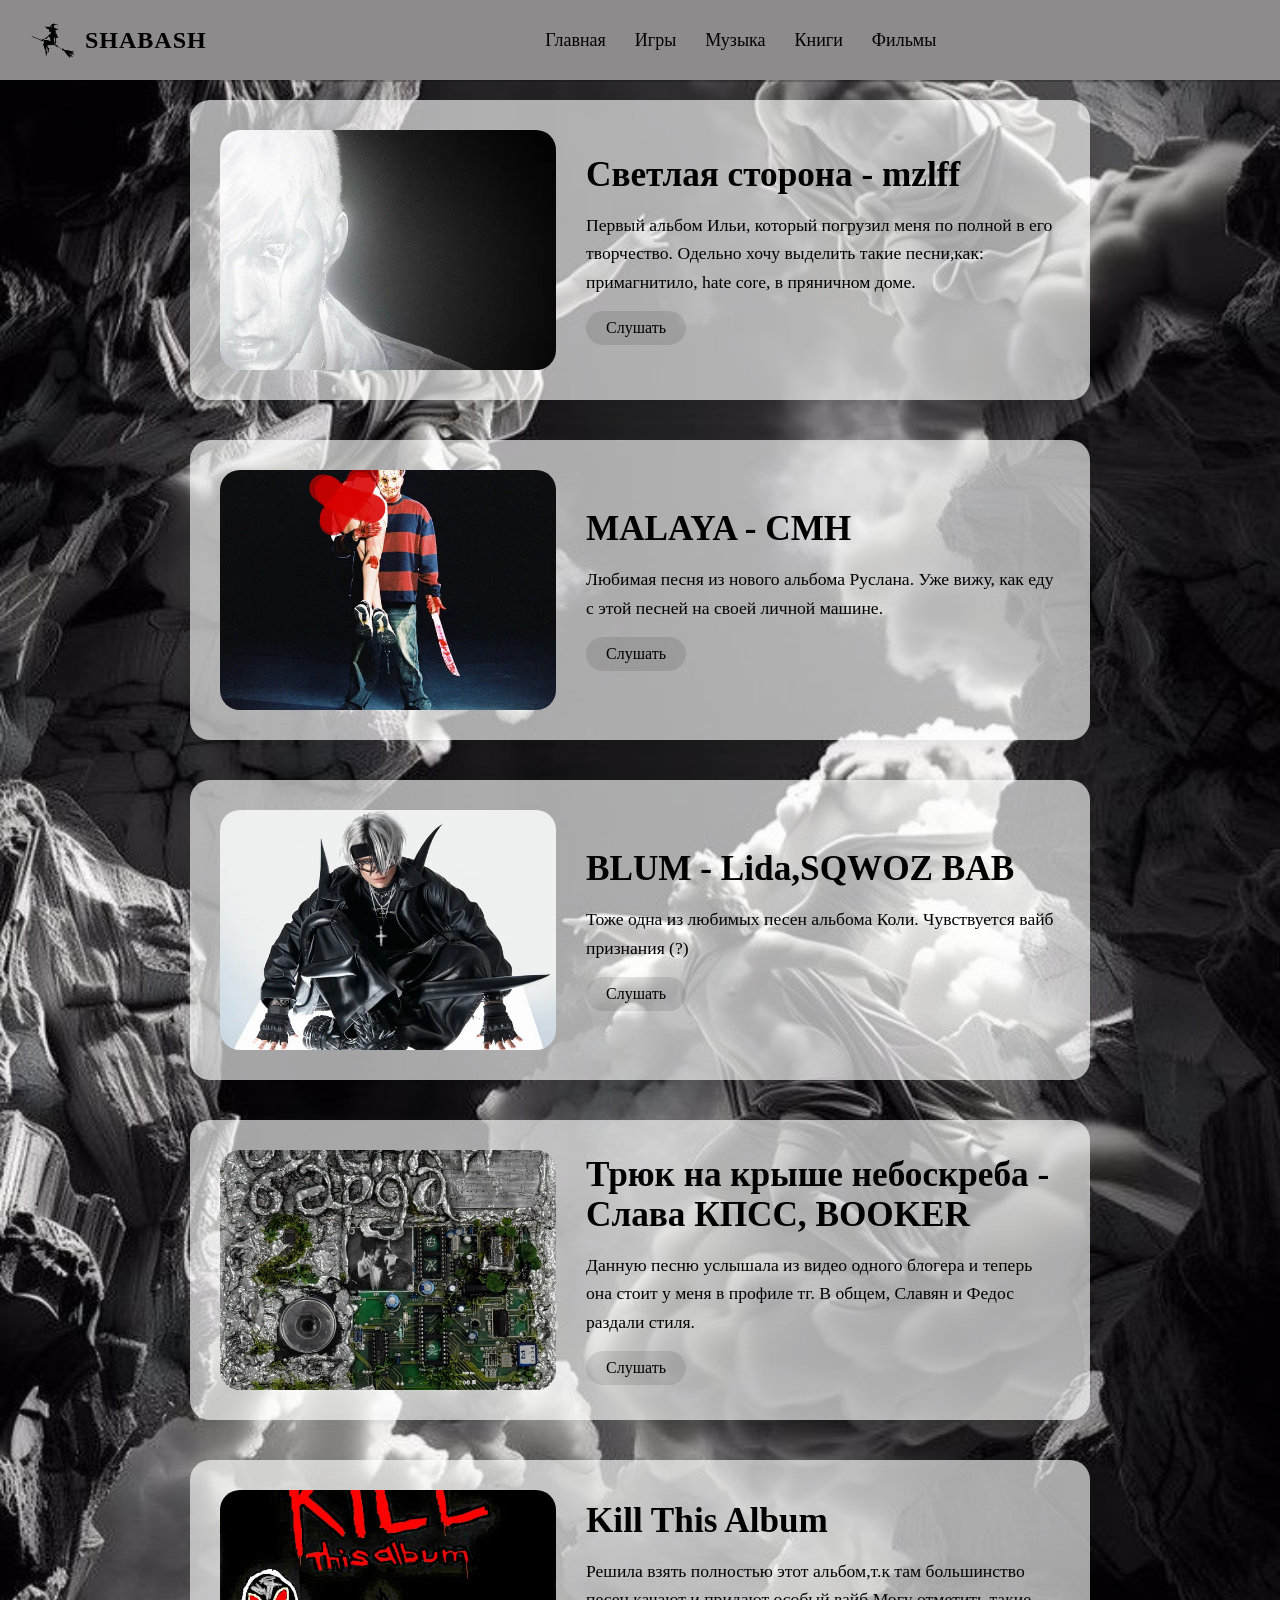
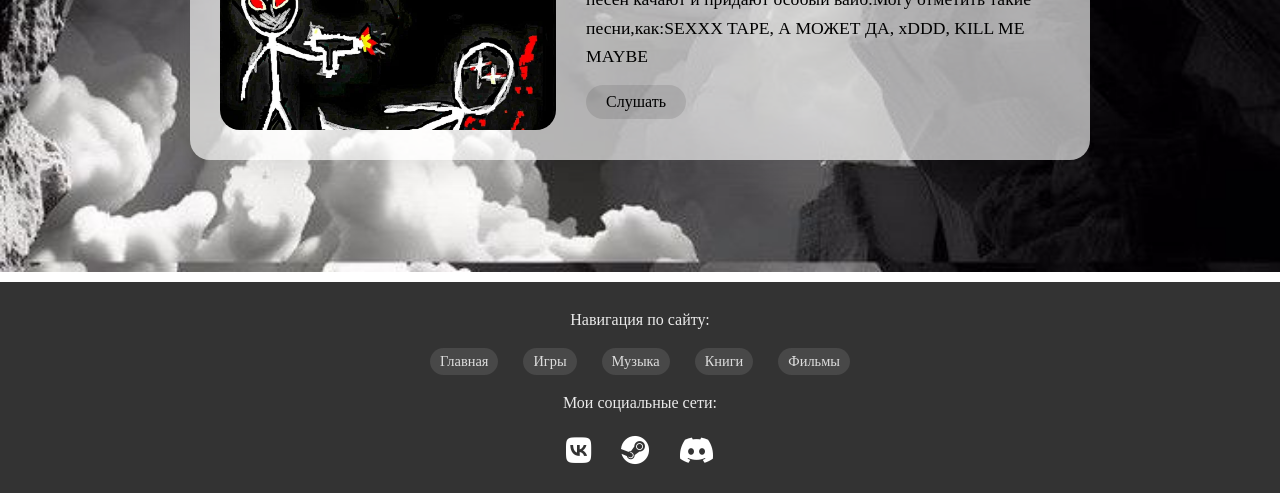
<file: video.html>
<!DOCTYPE html>
<html lang="ru">
<head>
    <meta charset="UTF-8">
    <meta name="viewport" content="width=device-width, initial-scale=1.0, maximum-scale=1.0, user-scalable=yes, viewport-fit=cover">
    <title>Музыкальный блог | SHABASH</title>
    <link rel="stylesheet" href="https://cdnjs.cloudflare.com/ajax/libs/font-awesome/6.4.0/css/all.min.css">
    <style>
        * {
            margin: 0;
            padding: 0;
            box-sizing: border-box;
        }

        body {
            margin: 0;
            background-image: url('angel.jpg');
            background-size: cover;
            background-position: center;
            background-repeat: no-repeat;
            background-attachment: fixed;
            padding-top: 80px;
            min-height: 100vh;
        }

        header {
            position: fixed;
            top: 0;
            left: 0;
            width: 100%;
            background: #8d8b8c;
            color: black;
            padding: 40px 30px;
            height: 55px;
            display: flex;
            align-items: center;
            justify-content: space-between;
            box-shadow: 0 2px rgba(0,0,0,0.2);
            z-index: 1000;
        }

        .logo {
            display: flex;
            align-items: center;
            gap: 10px;
            font-size: 1.5rem;
            font-weight: bold;
        }

        .logo-block {
            display: flex;
            align-items: center;
            gap: 10px;
            cursor: pointer;
            transition: opacity 0.2s ease, transform 0.2s ease;
            text-decoration: none;
        }
        
        .logo-block:hover {
            opacity: 0.85;
            transform: scale(1.02);
        }

        .logo-block img {
            height: 45px;
            width: auto;
        }
        
        .logo-block span {
            font-size: 24px;
            font-weight: bold;
            letter-spacing: 1px;
            color: black;
        }

        .content {
            height: calc(100vh - 200px);
            margin-bottom: 10px;
        }

        h2 {
            margin-bottom: 15px;
            color: black;
        }

        p {
            line-height: 1.6;
            color: black;
        }

        .spacer {
            height: 100vh;
            display: flex;
            align-items: center;
            justify-content: center;
            font-size: 24px;
            color: #aaa;
        }

        nav a {
            color: black;
            text-decoration: none;
            margin-left: 25px;
            font-size: 18px;
            transition: color 0.3s;
            padding: 5px 0;
            border-bottom: 2px solid transparent;
        }

        nav a:hover {
            color: #cfcfcf;
            border-bottom-color: #cfcfcf; 
        }

        .container {
            min-height: 100vh;
            display: flex;
            flex-direction: column;
            justify-content: center;
            align-items: center;
            gap: 40px;
            padding: 20px 0;
        }

        .animated-block {
            width: 90%;
            max-width: 900px;
            height: calc(100vh / 3);
            background: white;
            border-radius: 20px;
            box-shadow: 0 10px 30px rgba(0, 0, 0, 0.1);
            display: flex;
            align-items: center;
            text-align: left;
            padding: 30px;
            opacity: 0;
            transform: translateY(50px);
            transition: all 0.6s ease;
            cursor: pointer;
        }

        
        .animated-block:hover {
            transform: scale(1.05);
            box-shadow: 0 20px 40px rgba(0, 0, 0, 0.2);
            z-index: 10;
        }

        .block-visible {
            opacity: 1;
            transform: translateY(0);
        }

        
        .block-image {
            width: 40%;
            height: 100%;
            object-fit: cover;
            border-radius: 20px;
            margin-right: 30px;
        }

      
        .text-content {
            flex: 1;
        }

        .text-content h2 {
            font-size: 2.2rem;
            margin-bottom: 1rem;
            color: #000000;
        }

        .text-content p {
            font-size: 1.1rem;
            line-height: 1.6;
            color: #000000;
        }

        .text-content a {
            display: inline-block;
            margin-top: 15px;
            padding: 8px 20px;
            background: rgba(0, 0, 0, 0.1);
            border-radius: 25px;
            text-decoration: none;
            font-weight: 500;
            transition: all 0.3s ease;
        }

        .text-content a:hover {
            background: #2575fc;
            color: white !important;
            transform: scale(1.05);
        }

        .text-content a span {
            color: #000;
            transition: color 0.3s ease;
        }

        .text-content a:hover span {
            color: white !important;
        }

       
        .block-1 {
            background: rgba(255, 255, 255, 0.64);
            color: white;
        }

        .block-2 {
            background:rgba(255, 255, 255, 0.64);
            color: white;
        }

        .block-3 {
            background: rgba(255, 255, 255, 0.64);
            color: white;
        }

        .block-4 {
            background: rgba(255, 255, 255, 0.64);
            color: #333;
        }

        .block-5 {
            background: rgba(255, 255, 255, 0.64);
            color: white;
        }

        
        footer.bottom-footer {
            background-color: rgb(51, 51, 51);
            color: white;
            text-align: center;
            padding: 25px 20px;
            border-top: 2px solid #ffffff;
            margin-top: 100px;
            opacity: 0;
            transform: translateY(30px);
            transition: opacity 0.8s ease, transform 0.8s ease;
        }

        footer.bottom-footer.visible {
            opacity: 1;
            transform: translateY(0);
        }

        .footer-text {
            font-size: 1rem;
            margin-bottom: 15px;
            opacity: 0.9;
            color: white;
        }

        
        .footer-links {
            display: flex;
            justify-content: center;
            gap: 25px;
            flex-wrap: wrap;
            margin: 15px 0;
        }

        .footer-links a {
            color: #ddd;
            text-decoration: none;
            font-size: 0.9rem;
            transition: color 0.3s, transform 0.2s;
            padding: 5px 10px;
            border-radius: 20px;
            background: rgba(255,255,255,0.1);
        }

        .footer-links a:hover {
            color: white;
            background: #2575fc;
            transform: translateY(-2px);
        }

        .social-icons {
            display: flex;
            justify-content: center;
            gap: 30px;
            margin-top: 20px;
        }

        .social-icons a {
            color: white;
            font-size: 1.8rem;
            text-decoration: none;
            transition: color 0.3s, transform 0.3s;
        }

        .social-icons a:hover {
            color: #2575fc;
            transform: scale(1.2);
        }

       
        @media (max-width: 768px) {
            
            body {
                padding-top: 70px;
            }
            
           
            header {
                padding: 40px 20px;
                height: auto;
                min-height: 55px;
                flex-wrap: wrap;
            }
            
           
            .logo-block img {
                height: 40px;
            }
            .logo-block span {
                font-size: 22px;
            }
            
            
            nav a {
                margin-left: 15px;
                font-size: 16px;
            }
            
            
            .animated-block {
                flex-direction: column;
                height: auto;
                min-height: auto;
                padding: 25px 20px;
                text-align: center;
                width: 92%;
            }
            
            
            .block-image {
                width: 80%;
                height: auto;
                margin-right: 0;
                margin-bottom: 20px;
                max-height: 220px;
                object-fit: cover;
            }
            
            
            .text-content h2 {
                font-size: 1.8rem;
            }
            
            .text-content p {
                font-size: 1rem;
            }
            
            .social-icons a {
                font-size: 1.5rem;
                gap: 25px;
            }
            .footer-links {
                gap: 15px;
            }
            .footer-links a {
                font-size: 0.8rem;
                padding: 4px 8px;
            }
        }
        
        
        @media (max-width: 480px) {
            body {
                padding-top: 68px;
            }
            header {
                padding: 30px 15px;
            }
            .logo-block img {
                height: 36px;
            }
            .logo-block span {
                font-size: 20px;
            }
            nav a {
                margin-left: 10px;
                font-size: 14px;
            }
            .animated-block {
                padding: 20px 15px;
            }
            .text-content h2 {
                font-size: 1.5rem;
            }
            .text-content p {
                font-size: 0.9rem;
            }
            .social-icons {
                gap: 20px;
            }
            .social-icons a {
                font-size: 1.3rem;
            }
        }
        
       
        @media (max-width: 768px) and (orientation: landscape) {
            .animated-block {
                flex-direction: row;
                text-align: left;
                gap: 20px;
            }
            .block-image {
                width: 35%;
                margin-right: 20px;
                margin-bottom: 0;
            }
            .text-content h2 {
                font-size: 1.6rem;
            }
        }
    </style>
</head>
<body>
    <header>
        
        <a href="index.html" class="logo-block" id="mainLogoLink">
            <img src="witch.png" alt="Логотип">
            <span>SHABASH</span>
        </a>
        <nav>
            <a href="index.html">Главная</a>
            <a href="play.html">Игры</a>
            <a href="video.html">Музыка</a>
            <a href="character.html">Книги</a>
            <a href="film.html">Фильмы</a>
        </nav>
        <h2 style="margin:0;"></h2>
    </header>
    <div class="header"></div>
    <div class="container">
        
        <div class="animated-block block-1">
            <img src="white.png" alt="Изображение блока 1" class="block-image">
            <div class="text-content">
                <h2>Светлая сторона - mzlff</h2>
                <p>Первый альбом Ильи, который погрузил меня по полной в его творчество. Одельно хочу выделить такие песни,как: примагнитило, hate core, в пряничном доме. 
                </p>
                <a href="https://music.yandex.ru/album/33464680?from=serp_autoplay" target="_blank"><span>Слушать</span></a>
            </div>
        </div>

        
        <div class="animated-block block-2">
            <img src="mal-cmh.png" alt="Изображение блока 2" class="block-image">
            <div class="text-content">
                <h2>MALAYA - CMH</h2>
                <p> Любимая песня из нового альбома Руслана. Уже вижу, как еду с этой песней на своей личной машине.</p>
                <a href="https://music.yandex.ru/album/40565920/track/147993027" target="_blank"><span>Слушать</span></a>
            </div>
        </div>

        <div class="animated-block block-3">
            <img src="blum-lida.png" alt="Изображение блока 3" class="block-image">
            <div class="text-content">
                <h2>BLUM - Lida,SQWOZ BAB</h2>
                <p>Тоже одна из любимых песен альбома Коли. Чувствуется вайб признания (?)</p>
                <a href="https://music.yandex.ru/album/38953294/track/144650257?from=serp_autoplay" target="_blank"><span>Слушать</span></a>
            </div>
        </div>

        <div class="animated-block block-4">
            <img src="тнкн-кпсс.png" alt="Изображение блока 4" class="block-image">
            <div class="text-content">
                <h2>Трюк на крыше небоскреба - Слава КПСС, BOOKER</h2>
                <p>Данную песню услышала из видео одного блогера и теперь она стоит у меня в профиле тг. В общем, Славян и Федос раздали стиля.</p>
                <a href="https://music.yandex.ru/album/39203154/track/145192508?from=serp_autoplay" target="_blank"><span>Слушать</span></a>
            </div>
        </div>

        
        <div class="animated-block block-5">
            <img src="kta-cmh.png" alt="Изображение блока 5" class="block-image">
            <div class="text-content">
                <h2>Kill This Album</h2>
                <p>Решила взять полностью этот альбом,т.к там большинство песен качают и придают особый вайб.Могу отметить такие песни,как:SEXXX TAPE, А МОЖЕТ ДА, xDDD, KILL ME MAYBE</p>
                <a href="https://music.yandex.ru/album/35007797?from=serp_autoplay" target="_blank"><span>Слушать</span></a>
            </div>
        </div>
    </div>

    <footer class="bottom-footer">
        <p class="footer-text">Навигация по сайту:</p>
        <div class="footer-links">
            <a href="index.html">Главная</a>
            <a href="play.html">Игры</a>
            <a href="video.html">Музыка</a>
            <a href="character.html">Книги</a>
            <a href="film.html">Фильмы</a>
        </div>
        <p class="footer-text" style="margin-top: 15px;">Мои социальные сети:</p>
        <div class="social-icons">
            <a href="https://vk.com/priashkaa" title="ВКонтакте" target="_blank"><i class="fab fa-vk"></i></a>
            <a href="https://steamcommunity.com/profiles/76561198358664504/" title="Steam" target="_blank"><i class="fab fa-steam"></i></a>
            <a href="https://discordapp.com/users/683645461911044235" title="Discord" target="_blank"><i class="fab fa-discord"></i></a>
        </div>
    </footer>

    <script>
        
        function adjustBodyPadding() {
            const headerEl = document.querySelector('header');
            if (headerEl) {
                const headerHeight = headerEl.offsetHeight;
                document.body.style.paddingTop = headerHeight + 'px';
            }
        }
      
        document.addEventListener('DOMContentLoaded', function() {
            const blocks = document.querySelectorAll('.animated-block');

            const observerOptions = {
                root: null,
                rootMargin: '0px',
                threshold: 0.1
            };

            const observer = new IntersectionObserver(function(entries) {
                entries.forEach(entry => {
                    if (entry.isIntersecting) {
                        entry.target.classList.add('block-visible');
                    }
                });
            }, observerOptions);

           
            blocks.forEach((block, index) => {
                block.style.transitionDelay = `${index * 0.1}s`;
                observer.observe(block);
            });
            
            setTimeout(() => {
                blocks.forEach(block => {
                    const rect = block.getBoundingClientRect();
                    if (rect.top < window.innerHeight - 100) {
                        block.classList.add('block-visible');
                    }
                });
            }, 100);
            
        
            adjustBodyPadding();
            
            
            window.addEventListener('resize', function() {
                adjustBodyPadding();
            });
            
            const resizeObserver = new ResizeObserver(function() {
                adjustBodyPadding();
            });
            const headerElement = document.querySelector('header');
            if (headerElement) {
                resizeObserver.observe(headerElement);
            }
        });

       
        const footer = document.querySelector('.bottom-footer');
        
        const footerObserver = new IntersectionObserver((entries) => {
            entries.forEach(entry => {
                if (entry.isIntersecting) {
                    entry.target.classList.add('visible');
                    footerObserver.unobserve(entry.target);
                }
            });
        }, {
            threshold: 0.2,
            rootMargin: '0px 0px -20px 0px'
        });

        if (footer) {
            footerObserver.observe(footer);
        }

    
        const checkFooterVisibility = () => {
            if (footer) {
                const footerRect = footer.getBoundingClientRect();
                if (
                    footerRect.top >= 0 &&
                    footerRect.left >= 0 &&
                    footerRect.bottom <= (window.innerHeight || document.documentElement.clientHeight) &&
                    footerRect.right <= (window.innerWidth || document.documentElement.clientWidth)
                ) {
                    footer.classList.add('visible');
                }
            }
        };

        window.addEventListener('load', checkFooterVisibility);
        window.addEventListener('resize', checkFooterVisibility);

       
        const logoLink = document.getElementById('mainLogoLink');
        if (logoLink) {
            logoLink.addEventListener('mousedown', function() {
                this.style.transform = 'scale(0.97)';
            });
            logoLink.addEventListener('mouseup', function() {
                this.style.transform = '';
            });
            logoLink.addEventListener('mouseleave', function() {
                this.style.transform = '';
            });
        }
       
    </script>
</body>
</html>
</file>
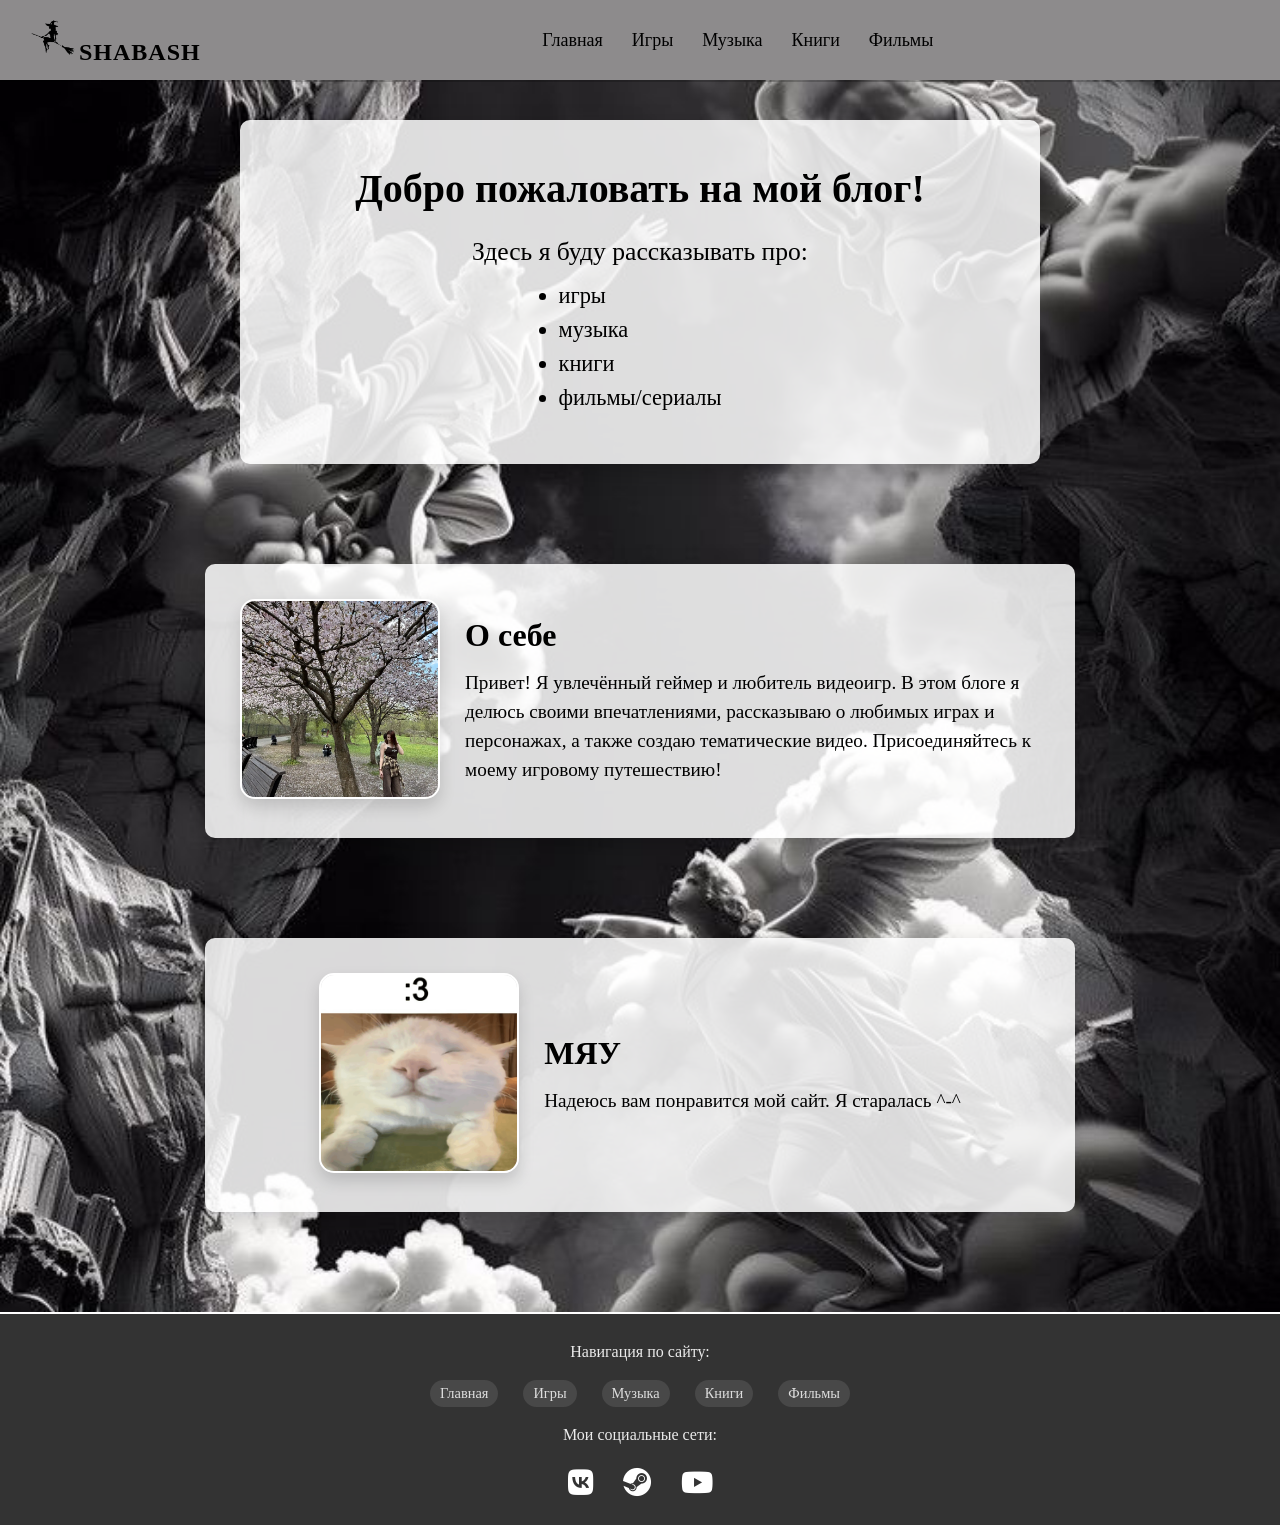
<file: web.html>
<!DOCTYPE html>
<html lang="ru">
<head>
    <meta charset= "UTF-8"> 
    <meta name="viewport"content="width=device-width, initial-scale=1.0">
    <title>Мой игровой блог</title>
    <link rel="stylesheet" href="https://cdnjs.cloudflare.com/ajax/libs/font-awesome/6.4.0/css/all.min.css">
    <style>
         * {
            margin: 0;
            padding: 0;
            box-sizing: border-box;
        }  
        body {
             margin: 0;
             background-image: url('angel.jpg');
            background-size: cover;
            background-position: center;
            background-repeat: no-repeat;
            background-attachment: fixed;
            padding-top: 80px;
            min-height: 100vh;
        }

        header {
            position: fixed;
            top: 0;
            left: 0;
            width: 100%;
            background: #8d8b8c;
            color: black;
            padding: 40px 30px;
            height: 55px;
            display: flex;
            align-items: center;
            justify-content: space-between;
            box-shadow: 0 2px rgba(0,0,0,0.2);
            z-index: 1000;
        }

        .logo {
            display: flex;
            align-items: center;
            gap: 10px;
            font-size: 1.5rem;
            font-weight: bold;
        }

        .logo-block img {
            height: 45px;
            width: auto;
        }

        .logo-block span {
            font-size: 24px;
            font-weight: bold;
            letter-spacing: 1px;
        }

        .content {
            height: calc(100vh - 200px);
            margin-bottom: 10px;
        }

        h2 {
            margin-bottom: 15px;
            color: black;
        }

        p {
            line-height: 1.6;
            color: black;
        }

        .spacer {
            height: 100vh;
            display: flex;
            align-items: center;
            justify-content: center;
            font-size: 24px;
            color: #aaa;
        }

        nav a {
            color: black;
            text-decoration: none;
            margin-left: 25px;
            font-size: 18px;
            transition: color 0.3s;
            padding: 5px 0;
            border-bottom: 2px solid transparent;
        }

        nav a:hover {
            color: #cfcfcf;
            border-bottom-color: #cfcfcf; 
        }

        main {
            margin-top: 80px;
            padding: 40px;
            line-height: 1.6;
            max-width: 900px;
        }

        .container {
            max-width: 1200px;
            margin: 0 auto;
        }

        .intro-section {
            background: rgba(255, 255, 255, 0.85);
            padding: 45px 30px;
            max-width: 800px;
            margin: 40px auto;
            border-radius: 10px;
            text-align: center;
            box-shadow: 0 8px 25px rgba(0, 0, 0, 0.2);
        }

        .intro h1 {
            font-size: 2.5rem;
            margin-bottom: 20px;
            color: black;
        }

        .intro p {
            font-size: 1.6rem;
            max-width: 600px;
            margin: 0 auto;
        }

        .intro ul {
            text-align: left;
            display: inline-block;
            margin-top: 10px;
        }

        .intro li {
            margin-bottom: 8px;
            font-size: 1.4rem;
        }

        .about-section {
            background: rgba(255, 255, 255, 0.85);
            display: flex;
            align-items: center;
            gap: 25px;
            padding: 35px;
            max-width: 870px;
            margin: 100px auto 0;
            opacity: 0;
            transform: translateY(50px);
            transition: opacity 0.8s ease, transform 0.8s ease;
            justify-content: center;
            border-radius: 10px;
            box-shadow: 0 8px 25px rgba(0, 0, 0, 0.2);
        }

        .about-section.visible {
            opacity: 1;
            transform: translateY(0);
        }

        .about-image {
            flex-shrink: 0;
        }

        .about-image img {
            width: 200px;
            height: 200px;
            object-fit: cover;
            border-radius: 15px;
            box-shadow: 0 8px 16px rgba(0,0,0,0.15);
            border: 2px solid white;
        }

        .about-text h2 {
            font-size: 2rem;
            margin-bottom: 15px;
            color: #000000;
        }

        .about-text p {
            font-size: 1.2rem;
            margin: 0;
            color: black;
            line-height: 1.5;
        }

        /* Стили для подвала с анимацией */
        footer.bottom-footer {
            background-color: rgb(51, 51, 51);
            color: white;
            text-align: center;
            padding: 25px 20px;
            border-top: 2px solid #ffffff;
            margin-top: 100px;
            opacity: 0;
            transform: translateY(30px);
            transition: opacity 0.8s ease, transform 0.8s ease;
        }

        footer.bottom-footer.visible {
            opacity: 1;
            transform: translateY(0);
        }

        .footer-text {
            font-size: 1rem;
            margin-bottom: 15px;
            opacity: 0.9;
            color: white;
        }

        /* Ссылки на страницы сайта в подвале */
        .footer-links {
            display: flex;
            justify-content: center;
            gap: 25px;
            flex-wrap: wrap;
            margin: 15px 0;
        }

        .footer-links a {
            color: #ddd;
            text-decoration: none;
            font-size: 0.9rem;
            transition: color 0.3s, transform 0.2s;
            padding: 5px 10px;
            border-radius: 20px;
            background: rgba(255,255,255,0.1);
        }

        .footer-links a:hover {
            color: white;
            background: #2575fc;
            transform: translateY(-2px);
        }

        .social-icons {
            display: flex;
            justify-content: center;
            gap: 30px;
            margin-top: 20px;
        }

        .social-icons a {
            color: white;
            font-size: 1.8rem;
            text-decoration: none;
            transition: color 0.3s, transform 0.3s;
        }

        .social-icons a:hover {
            color: #2575fc;
            transform: scale(1.2);
        }

        @media (max-width: 768px) {
            .social-icons {
                gap: 25px;
            }
            
            .social-icons a {
                font-size: 1.4rem;
            }
            
            .footer-text {
                font-size: 0.9rem;
            }

            .footer-links {
                gap: 15px;
            }

            .footer-links a {
                font-size: 0.75rem;
                padding: 3px 8px;
            }

            .about-section {
                flex-direction: column;
                text-align: center;
                padding: 25px;
                gap: 20px;
            }

            .about-image img {
                width: 160px;
                height: 160px;
            }

            .intro h1 {
                font-size: 1.8rem;
            }

            .intro p, .intro li {
                font-size: 1.1rem;
            }

            .about-text p {
                font-size: 1rem;
            }

            .about-text h2 {
                font-size: 1.6rem;
            }
        }
</style>
</head>
<body>
  <header>
     <div class="logo-block">
      <img src="witch.png" alt="Логотип">
      <span>SHABASH</span>
    </div>
    <nav>
      <a href="web.html">Главная</a>
      <a href="play.html">Игры</a>
      <a href="video.html">Музыка</a>
      <a href="character.html">Книги</a>
      <a href="film.html">Фильмы</a>
    </nav>
    <h2 style="margin:0;"></h2>
  </header>
  <div class="header"></div>
  <div class="main-content">
        <!-- Вступление на полупрозрачном блоке -->
        <section class="intro-section">
            <div class="intro">
                <h1>Добро пожаловать на мой блог!</h1>
                <p>Здесь я буду рассказывать про:</p>
                <ul>
                    <li>игры</li>
                    <li>музыка</li>
                    <li>книги</li>
                    <li>фильмы/сериалы</li>
                </ul>
            </div>
        </section>

        <section class="about-section">
            <div class="about-image">
                <img src="i .webp" alt="Фотография автора блога">
            </div>
            <div class="about-text">
                <h2>О себе</h2>
                <p>Привет! Я увлечённый геймер и любитель видеоигр. В этом блоге я делюсь своими впечатлениями, рассказываю о любимых играх и персонажах, а также создаю тематические видео. Присоединяйтесь к моему игровому путешествию!</p>
            </div>
        </section>

        <section class="about-section">
            <div class="about-image">
                <img src="cat.gif" alt="Котик">
            </div>
            <div class="about-text">
                <h2>МЯУ</h2>
                <p>Надеюсь вам понравится мой сайт. Я старалась ^-^</p>
            </div>
        </section>
    </div>

    <footer class="bottom-footer">
        <p class="footer-text">Навигация по сайту:</p>
        <div class="footer-links">
            <a href="web.html">Главная</a>
            <a href="play.html">Игры</a>
            <a href="video.html">Музыка</a>
            <a href="character.html">Книги</a>
            <a href="film.html">Фильмы</a>
        </div>
        <p class="footer-text" style="margin-top: 15px;">Мои социальные сети:</p>
        <div class="social-icons">
            <a href="https://vk.com/priashkaa" title="ВКонтакте" target="_blank"><i class="fab fa-vk"></i></a>
            <a href="https://steamcommunity.com/profiles/76561198358664504/" title="Steam" target="_blank"><i class="fab fa-steam"></i></a>
            <a href="https://www.youtube.com/@Priashkaa" title="YouTube" target="_blank"><i class="fab fa-youtube"></i></a>
        </div>
    </footer>

    <script>
        // Анимация для блоков .about-section
        const aboutSections = document.querySelectorAll('.about-section');

        const observer = new IntersectionObserver((entries) => {
            entries.forEach(entry => {
                if (entry.isIntersecting) {
                    entry.target.classList.add('visible');
                }
            });
        }, {
            threshold: 0.1,
            rootMargin: '0px 0px -50px 0px'
        });

        aboutSections.forEach(section => {
            observer.observe(section);
        });

        // Анимация для подвала
        const footer = document.querySelector('.bottom-footer');
        
        const footerObserver = new IntersectionObserver((entries) => {
            entries.forEach(entry => {
                if (entry.isIntersecting) {
                    entry.target.classList.add('visible');
                    footerObserver.unobserve(entry.target);
                }
            });
        }, {
            threshold: 0.2,
            rootMargin: '0px 0px -20px 0px'
        });

        if (footer) {
            footerObserver.observe(footer);
        }

        // Проверка видимости при загрузке
        const checkVisibilityOnLoad = () => {
            aboutSections.forEach(section => {
                const rect = section.getBoundingClientRect();
                if (
                    rect.top >= 0 &&
                    rect.left >= 0 &&
                    rect.bottom <= (window.innerHeight || document.documentElement.clientHeight) &&
                    rect.right <= (window.innerWidth || document.documentElement.clientWidth)
                ) {
                    section.classList.add('visible');
                }
            });
            
            if (footer) {
                const footerRect = footer.getBoundingClientRect();
                if (
                    footerRect.top >= 0 &&
                    footerRect.left >= 0 &&
                    footerRect.bottom <= (window.innerHeight || document.documentElement.clientHeight) &&
                    footerRect.right <= (window.innerWidth || document.documentElement.clientWidth)
                ) {
                    footer.classList.add('visible');
                }
            }
        };

        window.addEventListener('load', checkVisibilityOnLoad);
        window.addEventListener('resize', checkVisibilityOnLoad);
    </script>
</body>
</html>
</file>
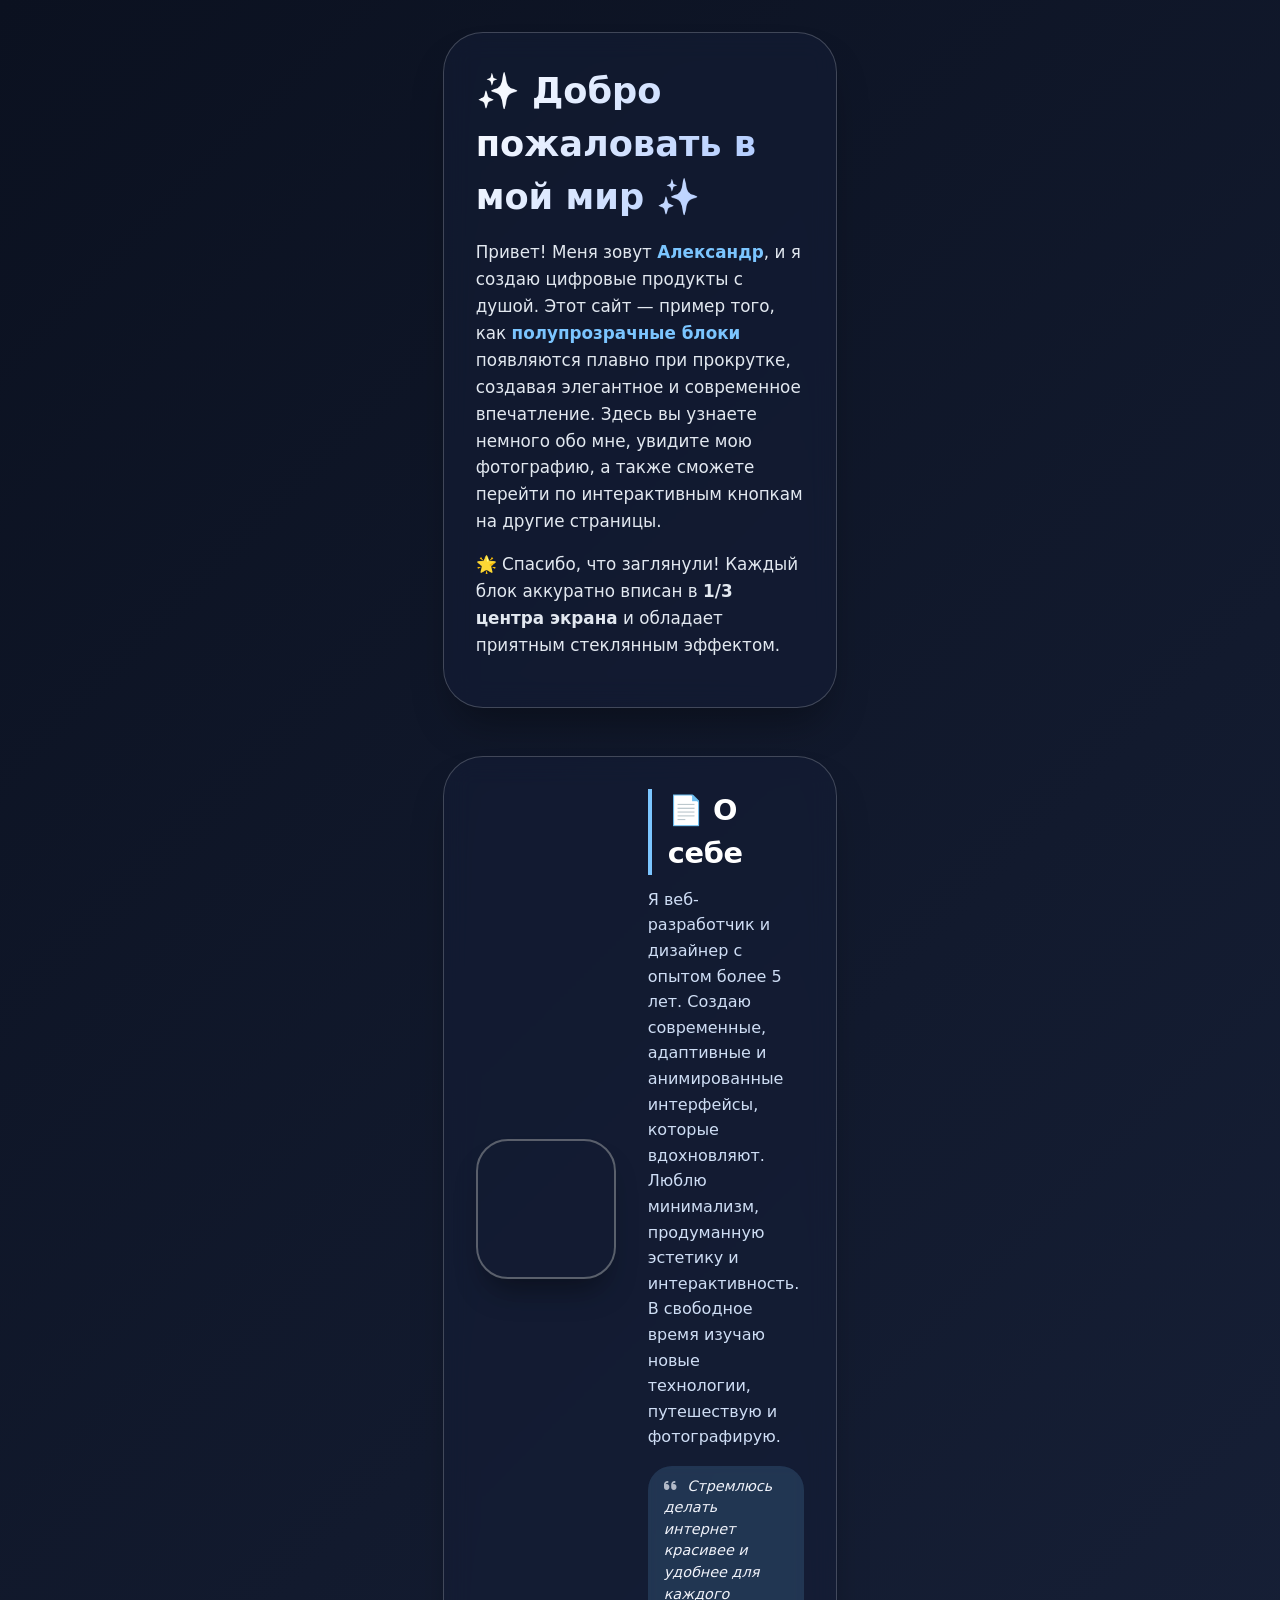
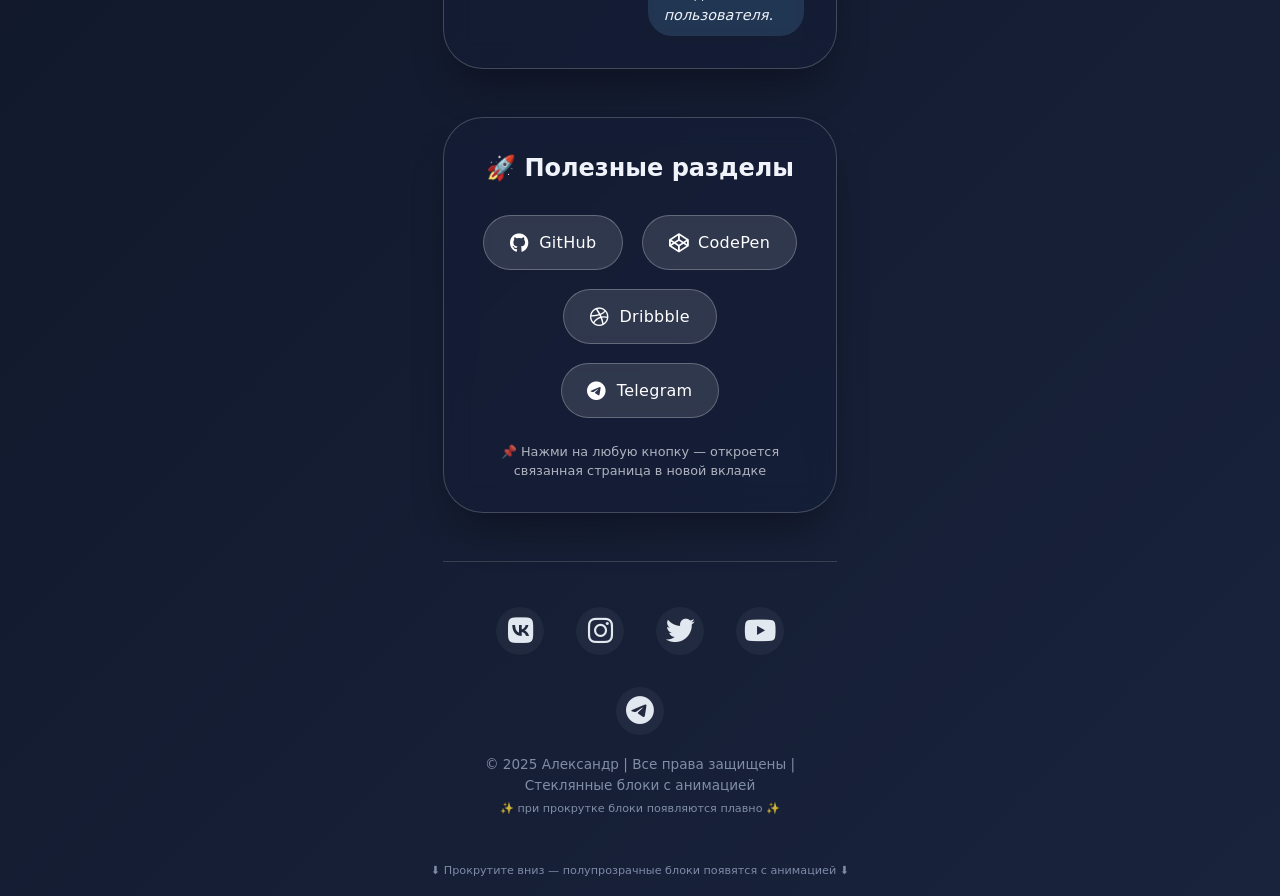
<file: бу.html>
<!DOCTYPE html>
<html lang="ru">
<head>
    <meta charset="UTF-8">
    <meta name="viewport" content="width=device-width, initial-scale=1.0, user-scalable=yes">
    <title>Портфолио | Анимация блоков при прокрутке</title>
    <!-- Font Awesome 6 (бесплатные иконки соцсетей) -->
    <link rel="stylesheet" href="https://cdnjs.cloudflare.com/ajax/libs/font-awesome/6.0.0-beta3/css/all.min.css">
    <style>
        * {
            margin: 0;
            padding: 0;
            box-sizing: border-box;
        }

        body {
            font-family: 'Poppins', 'Segoe UI', system-ui, -apple-system, sans-serif;
            background: linear-gradient(135deg, #0b1120 0%, #19233c 100%);
            min-height: 100vh;
            color: #f0f3fa;
            line-height: 1.5;
        }

        /* Импорт шрифта Google для красоты */
        @import url('https://fonts.googleapis.com/css2?family=Inter:opsz,wght@14..32,300;14..32,400;14..32,500;14..32,600;14..32,700&display=swap');

        /* контейнер для центрирования (1/3 страницы) */
        .container {
            max-width: 33.333%;
            margin: 0 auto;
            padding: 2rem 1rem;
            width: 100%;
        }

        /* общие стили для блоков — полупрозрачные + анимация */
        .glass-block {
            background: rgba(20, 30, 55, 0.55);
            backdrop-filter: blur(14px);
            border-radius: 2.5rem;
            border: 1px solid rgba(255, 255, 255, 0.2);
            box-shadow: 0 25px 40px -12px rgba(0, 0, 0, 0.35);
            padding: 2rem 2rem;
            margin-bottom: 3rem;
            transition: all 0.3s ease;
            opacity: 0;
            transform: translateY(40px) scale(0.96);
            transition: opacity 0.7s cubic-bezier(0.2, 0.9, 0.4, 1.2), transform 0.7s cubic-bezier(0.2, 0.9, 0.4, 1.2);
        }

        /* Класс, который добавляется при видимости блока */
        .glass-block.reveal {
            opacity: 1;
            transform: translateY(0) scale(1);
        }

        /* легкий hover-эффект для блоков */
        .glass-block:hover {
            background: rgba(30, 42, 70, 0.7);
            border-color: rgba(255, 255, 255, 0.35);
            box-shadow: 0 30px 45px -12px rgba(0, 0, 0, 0.5);
        }

        /* Блок 1: вступление */
        .intro-title {
            font-size: 2.2rem;
            font-weight: 700;
            background: linear-gradient(120deg, #ffffff, #a0c0ff);
            background-clip: text;
            -webkit-background-clip: text;
            color: transparent;
            margin-bottom: 1rem;
        }
        .intro-text {
            font-size: 1.05rem;
            color: #e2e8f0;
            margin-bottom: 1rem;
            line-height: 1.6;
        }
        .highlight {
            color: #7bc5ff;
            font-weight: 600;
        }

        /* Блок 2: фотография и текст "О себе" в 2 колонки */
        .about-grid {
            display: flex;
            gap: 2rem;
            align-items: center;
            flex-wrap: wrap;
        }
        .about-photo {
            flex: 1.2;
            min-width: 140px;
            text-align: center;
        }
        .about-photo img {
            width: 100%;
            max-width: 200px;
            aspect-ratio: 1 / 1;
            object-fit: cover;
            border-radius: 2rem;
            box-shadow: 0 20px 30px -10px rgba(0, 0, 0, 0.4);
            border: 2px solid rgba(255,255,240,0.3);
            transition: transform 0.3s;
        }
        .about-photo img:hover {
            transform: scale(1.02);
        }
        .about-text {
            flex: 2;
        }
        .about-text h2 {
            font-size: 1.8rem;
            font-weight: 600;
            margin-bottom: 0.75rem;
            letter-spacing: -0.3px;
            color: #ffffff;
            border-left: 4px solid #7bc5ff;
            padding-left: 1rem;
        }
        .about-description {
            color: #cfdef5;
            line-height: 1.6;
        }
        .personal-quote {
            margin-top: 1rem;
            font-style: italic;
            background: rgba(123, 197, 255, 0.15);
            padding: 0.6rem 1rem;
            border-radius: 1.5rem;
            font-size: 0.9rem;
            backdrop-filter: blur(4px);
        }

        /* Блок 3: 4 интерактивные кнопки */
        .buttons-title {
            font-size: 1.5rem;
            font-weight: 600;
            margin-bottom: 1.8rem;
            text-align: center;
        }
        .buttons-grid {
            display: flex;
            flex-wrap: wrap;
            gap: 1.2rem;
            justify-content: center;
            margin-top: 0.5rem;
        }
        .nav-btn {
            background: rgba(255, 255, 255, 0.12);
            backdrop-filter: blur(4px);
            border: 1px solid rgba(255, 255, 255, 0.25);
            padding: 0.9rem 1.6rem;
            border-radius: 3rem;
            font-size: 1rem;
            font-weight: 500;
            color: white;
            cursor: pointer;
            transition: all 0.25s ease;
            display: inline-flex;
            align-items: center;
            gap: 10px;
            letter-spacing: 0.3px;
            text-decoration: none;
        }
        .nav-btn i {
            font-size: 1.2rem;
        }
        .nav-btn:hover {
            background: #3b82f6;
            border-color: #ffffff80;
            transform: translateY(-4px);
            box-shadow: 0 12px 20px -12px #3b82f6;
        }
        .nav-btn:active {
            transform: scale(0.96);
        }

        /* подвал с иконками соц сетей */
        .footer {
            margin-top: 2rem;
            text-align: center;
            padding: 1.8rem 1rem;
            border-top: 1px solid rgba(255,255,240,0.15);
            font-size: 0.85rem;
            color: #9aa9c1;
        }
        .social-icons {
            display: flex;
            justify-content: center;
            gap: 2rem;
            margin-top: 1rem;
            flex-wrap: wrap;
        }
        .social-icons a {
            color: #e2e8f0;
            font-size: 1.8rem;
            transition: all 0.2s ease;
            display: inline-block;
            background: rgba(255,255,255,0.05);
            width: 48px;
            height: 48px;
            border-radius: 50%;
            display: inline-flex;
            align-items: center;
            justify-content: center;
            text-decoration: none;
            backdrop-filter: blur(4px);
        }
        .social-icons a:hover {
            color: white;
            background: #3b82f6;
            transform: translateY(-5px);
        }
        /* небольшая анимация для footer */
        .footer p {
            opacity: 0.8;
        }

        /* адаптивность: на планшетах и телефонах ширина блоков увеличивается для комфорта */
        @media (max-width: 1024px) {
            .container {
                max-width: 55%;
            }
        }
        @media (max-width: 768px) {
            .container {
                max-width: 85%;
            }
            .glass-block {
                padding: 1.5rem;
            }
            .about-grid {
                flex-direction: column;
                text-align: center;
            }
            .about-text h2 {
                border-left: none;
                text-align: center;
                padding-left: 0;
            }
            .buttons-grid {
                gap: 0.9rem;
            }
            .nav-btn {
                padding: 0.7rem 1.2rem;
                font-size: 0.9rem;
            }
        }
        @media (max-width: 550px) {
            .container {
                max-width: 92%;
            }
            .intro-title {
                font-size: 1.7rem;
            }
        }

        /* декоративная дополнительная анимация для появления */
        @keyframes subtleGlow {
            0% { box-shadow: 0 10px 20px -10px rgba(0,0,0,0.2); }
            100% { box-shadow: 0 20px 35px -8px rgba(59,130,246,0.2); }
        }
        .glass-block.reveal {
            animation: subtleGlow 0.5s ease-out;
        }
    </style>
</head>
<body>

<div class="container">
    <!-- БЛОК 1: Вступление -->
    <div class="glass-block" id="blockIntro">
        <div class="intro-title">✨ Добро пожаловать в мой мир ✨</div>
        <div class="intro-text">
            Привет! Меня зовут <span class="highlight">Александр</span>, и я создаю цифровые продукты с душой. 
            Этот сайт — пример того, как <span class="highlight">полупрозрачные блоки</span> появляются плавно при прокрутке, 
            создавая элегантное и современное впечатление. Здесь вы узнаете немного обо мне, 
            увидите мою фотографию, а также сможете перейти по интерактивным кнопкам на другие страницы.
        </div>
        <div class="intro-text" style="margin-top: 12px;">
            🌟 Спасибо, что заглянули! Каждый блок аккуратно вписан в <strong>1/3 центра экрана</strong> и 
            обладает приятным стеклянным эффектом.
        </div>
    </div>

    <!-- БЛОК 2: Фотография + текст "О себе" -->
    <div class="glass-block" id="blockAbout">
        <div class="about-grid">
            <div class="about-photo">
                <!-- Фотография (заглушка с Unsplash: портрет, красивая атмосфера) -->
                <img src="https://images.unsplash.com/photo-1535713875002-d1d0cf377fde?w=300&h=300&fit=crop" 
                     alt="Фото профиля" 
                     loading="lazy"
                     onerror="this.src='https://placehold.co/300x300/1e2a47/7bc5ff?text=Photo'">
            </div>
            <div class="about-text">
                <h2>📄 О себе</h2>
                <div class="about-description">
                    Я веб-разработчик и дизайнер с опытом более 5 лет. Создаю современные, адаптивные и 
                    анимированные интерфейсы, которые вдохновляют. Люблю минимализм, продуманную эстетику 
                    и интерактивность. В свободное время изучаю новые технологии, путешествую и фотографирую.
                </div>
                <div class="personal-quote">
                    <i class="fas fa-quote-left" style="margin-right: 6px; opacity: 0.7;"></i> 
                    Стремлюсь делать интернет красивее и удобнее для каждого пользователя.
                </div>
            </div>
        </div>
    </div>

    <!-- БЛОК 3: 4 интерактивные кнопки (перенаправление на другие страницы) -->
    <div class="glass-block" id="blockButtons">
        <div class="buttons-title">🚀 Полезные разделы</div>
        <div class="buttons-grid">
            <!-- кнопки с реальными ссылками (можно заменить на любые URL) 
                 используем target="_blank" для открытия в новой вкладке, либо можно оставить в этой же -->
            <a href="https://github.com" target="_blank" class="nav-btn" rel="noopener noreferrer">
                <i class="fab fa-github"></i> GitHub
            </a>
            <a href="https://codepen.io" target="_blank" class="nav-btn" rel="noopener noreferrer">
                <i class="fab fa-codepen"></i> CodePen
            </a>
            <a href="https://dribbble.com" target="_blank" class="nav-btn" rel="noopener noreferrer">
                <i class="fab fa-dribbble"></i> Dribbble
            </a>
            <a href="https://t.me" target="_blank" class="nav-btn" rel="noopener noreferrer">
                <i class="fab fa-telegram"></i> Telegram
            </a>
        </div>
        <div style="text-align: center; margin-top: 1.5rem; font-size: 0.8rem; opacity: 0.7;">
            📌 Нажми на любую кнопку — откроется связанная страница в новой вкладке
        </div>
    </div>

    <!-- ПОДВАЛ с иконками социальных сетей -->
    <footer class="footer">
        <div class="social-icons">
            <a href="https://vk.com" target="_blank" aria-label="ВКонтакте"><i class="fab fa-vk"></i></a>
            <a href="https://instagram.com" target="_blank" aria-label="Instagram"><i class="fab fa-instagram"></i></a>
            <a href="https://twitter.com" target="_blank" aria-label="Twitter"><i class="fab fa-twitter"></i></a>
            <a href="https://youtube.com" target="_blank" aria-label="YouTube"><i class="fab fa-youtube"></i></a>
            <a href="https://t.me" target="_blank" aria-label="Telegram"><i class="fab fa-telegram-plane"></i></a>
        </div>
        <p style="margin-top: 1.2rem;">© 2025 Александр | Все права защищены | Стеклянные блоки с анимацией</p>
        <p style="margin-top: 0.4rem; font-size: 0.7rem;">✨ при прокрутке блоки появляются плавно ✨</p>
    </footer>
</div>

<script>
    // === АНИМАЦИЯ ПОЯВЛЕНИЯ БЛОКОВ ПРИ ПРОКРУТКЕ ===
    // Используем Intersection Observer API для трёх полупрозрачных блоков.
    // Блоки получают класс .reveal когда становятся видны.

    // Выбираем все блоки с классом glass-block
    const blocks = document.querySelectorAll('.glass-block');
    
    // Настройки наблюдателя: порог 0.2 (когда 20% блока видно), также небольшой отступ снизу для раннего появления
    const observerOptions = {
        threshold: 0.25,       // когда четверть блока видна — срабатывает
        rootMargin: "0px 0px -40px 0px"   // небольшой отрицательный отступ снизу, чтобы чуть раньше срабатывало
    };
    
    // Функция обратного вызова
    const appearOnScroll = new IntersectionObserver((entries, observer) => {
        entries.forEach(entry => {
            if (entry.isIntersecting) {
                // Добавляем класс .reveal для анимации появления
                entry.target.classList.add('reveal');
                // После появления можно прекратить наблюдение за этим блоком (опционально, но повышает производительность)
                observer.unobserve(entry.target);
            }
        });
    }, observerOptions);
    
    // Начинаем следить за каждым блоком
    blocks.forEach(block => {
        appearOnScroll.observe(block);
    });
    
    // Дополнительно: если какие-то блоки уже видны при загрузке страницы,
    // IntersectionObserver сам отработает, но для верности можно вызвать принудительную проверку
    // (Браузер сам сработает через событие, но небольшая страховка не помешает)
    window.addEventListener('load', () => {
        // повторная проверка (просто чтобы гарантировать, что если блоки видимы, то появятся)
        blocks.forEach(block => {
            const rect = block.getBoundingClientRect();
            const windowHeight = window.innerHeight || document.documentElement.clientHeight;
            // если блок уже в зоне видимости более чем на 25%
            if (rect.top < windowHeight - 100 && rect.bottom > 0) {
                if (!block.classList.contains('reveal')) {
                    block.classList.add('reveal');
                    appearOnScroll.unobserve(block);
                }
            }
        });
    });
    
    // Также обработчик скролла не нужен, Observer эффективен.
    // Поддерживаем анимацию и для мобильных устройств.
    
    // Для плавного старта: можно добавить стили для красивой загрузки, 
    // Если пользователь медленно скроллит — всё равно блоки появятся с анимацией.
    
    // Небольшой фикс, чтобы показать "вступление" если страница пустая сверху (часто первый блок виден сразу)
    // Вручную проверим первый блок при загрузке, если он в зоне видимости без скролла.
    setTimeout(() => {
        const firstBlock = document.getElementById('blockIntro');
        if (firstBlock && !firstBlock.classList.contains('reveal')) {
            const rect = firstBlock.getBoundingClientRect();
            if (rect.top < window.innerHeight - 50) {
                firstBlock.classList.add('reveal');
                appearOnScroll.unobserve(firstBlock);
            }
        }
        // для второго и третьего тоже быстрая проверка (но они обычно ниже)
        const secondBlock = document.getElementById('blockAbout');
        if (secondBlock && !secondBlock.classList.contains('reveal')) {
            const rect = secondBlock.getBoundingClientRect();
            if (rect.top < window.innerHeight - 100) {
                secondBlock.classList.add('reveal');
                appearOnScroll.unobserve(secondBlock);
            }
        }
        const thirdBlock = document.getElementById('blockButtons');
        if (thirdBlock && !thirdBlock.classList.contains('reveal')) {
            const rect = thirdBlock.getBoundingClientRect();
            if (rect.top < window.innerHeight - 100) {
                thirdBlock.classList.add('reveal');
                appearOnScroll.unobserve(thirdBlock);
            }
        }
    }, 200);
    
    // Дополнительная эстетика: при нажатии на кнопки выводим легкое console сообщение (необязательно)
    const btns = document.querySelectorAll('.nav-btn');
    btns.forEach(btn => {
        btn.addEventListener('click', (e) => {
            // просто пример: сообщение в консоль (не мешает работе)
            console.log(`Переход по ссылке: ${btn.innerText.trim()}`);
        });
    });
    
    // Обработка ошибок изображения (чтобы не было битой иконки)
    const profileImg = document.querySelector('.about-photo img');
    if (profileImg) {
        profileImg.addEventListener('error', () => {
            if (!profileImg.hasAttribute('data-fallback')) {
                profileImg.setAttribute('data-fallback', 'true');
                profileImg.src = 'https://placehold.co/300x300/1e2a47/7bc5ff?text=Аватар';
            }
        });
    }
</script>

<!-- Небольшой блок с пояснением (чисто визуальная инструкция) -->
<div style="text-align: center; margin-top: -1rem; margin-bottom: 1rem; font-size: 0.7rem; color: #7e8aa8;">
    ⬇️ Прокрутите вниз — полупрозрачные блоки появятся с анимацией ⬇️
</div>

<!-- Убеждаемся, что контейнер центрирован, а body имеет минимальную высоту для скролла -->
</body>
</html>
</file>
